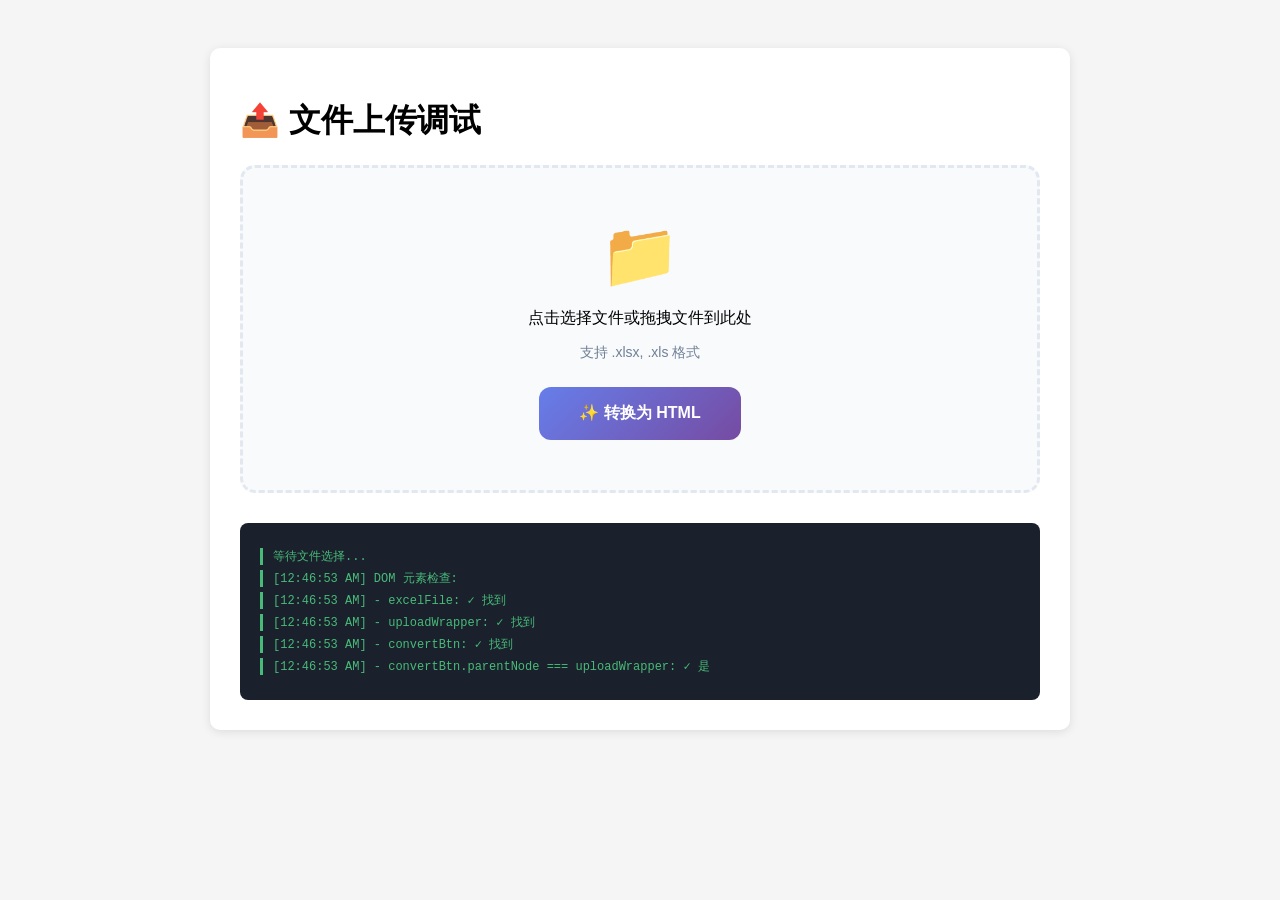
<file: debug_upload.html>
<!DOCTYPE html>
<html lang="zh-CN">
<head>
    <meta charset="UTF-8">
    <meta name="viewport" content="width=device-width, initial-scale=1.0">
    <title>文件上传调试</title>
    <style>
        body {
            font-family: 'Segoe UI', Tahoma, Geneva, Verdana, sans-serif;
            padding: 40px;
            background: #f5f5f5;
        }
        .container {
            max-width: 800px;
            margin: 0 auto;
            background: white;
            padding: 30px;
            border-radius: 10px;
            box-shadow: 0 2px 10px rgba(0,0,0,0.1);
        }
        .file-upload-wrapper {
            position: relative;
            border: 3px dashed #e2e8f0;
            border-radius: 15px;
            padding: 50px 30px;
            text-align: center;
            background: #f8fafc;
            margin-bottom: 25px;
        }
        .file-input-container {
            position: relative;
            width: 100%;
            height: 100%;
        }
        #excelFile {
            position: absolute;
            top: 0;
            left: 0;
            width: 100%;
            height: 100%;
            opacity: 0;
            cursor: pointer;
            z-index: 10;
        }
        .file-upload-label {
            display: flex;
            flex-direction: column;
            align-items: center;
            gap: 15px;
            pointer-events: none;
        }
        .upload-icon {
            font-size: 64px;
        }
        .convert-btn {
            margin-top: 25px;
            padding: 16px 40px;
            background: linear-gradient(135deg, #667eea 0%, #764ba2 100%);
            color: white;
            border: none;
            border-radius: 12px;
            cursor: pointer;
            font-size: 16px;
            font-weight: 600;
        }
        /* 文件上传成功提示信息 */
        .file-success-message {
            background: linear-gradient(135deg, #43e97b 0%, #38f9d7 100%);
            border-radius: 12px;
            padding: 18px 25px;
            margin-top: 20px;
            box-shadow: 0 4px 15px rgba(67, 233, 123, 0.3);
            animation: slideDown 0.4s ease-out;
            border: 2px solid rgba(255, 255, 255, 0.3);
            text-align: left;
        }
        .file-info-content {
            display: flex;
            align-items: center;
            gap: 15px;
        }
        .file-icon {
            font-size: 36px;
        }
        .file-details {
            flex: 1;
        }
        .file-name {
            font-weight: 700;
            color: #065f46;
            font-size: 16px;
            margin-bottom: 6px;
        }
        .file-meta {
            display: flex;
            gap: 20px;
            font-size: 13px;
            color: #047857;
        }
        @keyframes slideDown {
            from {
                opacity: 0;
                transform: translateY(-10px);
            }
            to {
                opacity: 1;
                transform: translateY(0);
            }
        }
        #debugLog {
            margin-top: 30px;
            background: #1a202c;
            color: #48bb78;
            padding: 20px;
            border-radius: 8px;
            font-family: 'Courier New', monospace;
            font-size: 12px;
            max-height: 400px;
            overflow-y: auto;
        }
        .log-entry {
            margin: 5px 0;
            border-left: 3px solid #48bb78;
            padding-left: 10px;
        }
        .log-error {
            border-left-color: #f56565;
            color: #f56565;
        }
    </style>
</head>
<body>
    <div class="container">
        <h1>📤 文件上传调试</h1>
        
        <div class="file-upload-wrapper" id="uploadWrapper">
            <div class="file-input-container">
                <input type="file" id="excelFile" accept=".xlsx,.xls">
                <label for="excelFile" class="file-upload-label">
                    <div class="upload-icon">📁</div>
                    <div>点击选择文件或拖拽文件到此处</div>
                    <div style="font-size: 14px; color: #718096;">支持 .xlsx, .xls 格式</div>
                </label>
            </div>
            <button id="convertBtn" class="convert-btn">
                ✨ 转换为 HTML
            </button>
        </div>

        <div id="debugLog">
            <div class="log-entry">等待文件选择...</div>
        </div>
    </div>

    <script>
        function log(message, isError = false) {
            const logDiv = document.getElementById('debugLog');
            const entry = document.createElement('div');
            entry.className = 'log-entry' + (isError ? ' log-error' : '');
            entry.textContent = `[${new Date().toLocaleTimeString()}] ${message}`;
            logDiv.appendChild(entry);
            logDiv.scrollTop = logDiv.scrollHeight;
            console.log(message);
        }

        const excelFile = document.getElementById('excelFile');
        const uploadWrapper = document.getElementById('uploadWrapper');
        const convertBtn = document.getElementById('convertBtn');

        log('DOM 元素检查:');
        log('  - excelFile: ' + (excelFile ? '✓ 找到' : '✗ 未找到'));
        log('  - uploadWrapper: ' + (uploadWrapper ? '✓ 找到' : '✗ 未找到'));
        log('  - convertBtn: ' + (convertBtn ? '✓ 找到' : '✗ 未找到'));
        log('  - convertBtn.parentNode === uploadWrapper: ' + (convertBtn && convertBtn.parentNode === uploadWrapper ? '✓ 是' : '✗ 否'));

        function formatFileSize(bytes) {
            if (bytes === 0) return '0 B';
            const k = 1024;
            const sizes = ['B', 'KB', 'MB', 'GB'];
            const i = Math.floor(Math.log(bytes) / Math.log(k));
            return Math.round(bytes / Math.pow(k, i) * 100) / 100 + ' ' + sizes[i];
        }

        function showFileSuccess(file) {
            log('');
            log('=== showFileSuccess 被调用 ===');
            log('文件名：' + file.name);
            log('文件大小：' + formatFileSize(file.size));
            log('文件类型：' + (file.type || 'Excel 文件'));
            
            // 移除旧消息
            const existingMessage = document.querySelector('.file-success-message');
            if (existingMessage) {
                log('移除旧的消息');
                existingMessage.remove();
            }

            // 创建新消息
            const fileInfo = document.createElement('div');
            fileInfo.className = 'file-success-message';
            fileInfo.innerHTML = `
                <div class="file-info-content">
                    <div class="file-icon">✅</div>
                    <div class="file-details">
                        <div class="file-name">${file.name}</div>
                        <div class="file-meta">
                            <span>大小：${formatFileSize(file.size)}</span>
                            <span>类型：${file.type || 'Excel 文件'}</span>
                            <span>时间：${new Date().toLocaleTimeString('zh-CN')}</span>
                        </div>
                    </div>
                </div>
            `;

            log('创建的文件信息元素：', fileInfo);
            log('uploadWrapper: ', uploadWrapper);
            log('convertBtn: ', convertBtn);
            
            // 插入到 DOM
            if (convertBtn && convertBtn.parentNode === uploadWrapper) {
                log('执行：uploadWrapper.insertBefore(fileInfo, convertBtn)');
                uploadWrapper.insertBefore(fileInfo, convertBtn);
                log('✓ 消息插入到 convertBtn 之前');
            } else if (uploadWrapper) {
                log('执行：uploadWrapper.appendChild(fileInfo)');
                uploadWrapper.appendChild(fileInfo);
                log('✓ 消息追加到 uploadWrapper 末尾');
            } else {
                log('✗ 错误：找不到 upload-wrapper 元素', true);
            }
            
            log('✓ 消息插入完成');
            log('DOM 当前子元素数量：' + uploadWrapper.children.length);
            for (let i = 0; i < uploadWrapper.children.length; i++) {
                log('  [' + i + '] ' + uploadWrapper.children[i].tagName + '.' + uploadWrapper.children[i].className);
            }
        }

        // 绑定事件
        excelFile.addEventListener('change', function() {
            log('');
            log('=================================');
            log('excelFile.change 事件触发');
            log('文件数量：' + excelFile.files.length);
            
            if (excelFile.files.length > 0) {
                const file = excelFile.files[0];
                log('文件 1: ' + file.name);
                log('扩展名检查：' + (file.name.match(/\.(xlsx|xls)$/) ? '✓ 通过' : '✗ 失败'));
                
                if (file.name.match(/\.(xlsx|xls)$/)) {
                    log('文件验证通过，调用 showFileSuccess');
                    showFileSuccess(file);
                } else {
                    log('文件验证失败：不是 Excel 文件', true);
                    alert('请上传 Excel 文件（.xlsx 或 .xls 格式）');
                }
            } else {
                log('没有选择文件');
            }
        });

        convertBtn.addEventListener('click', function() {
            log('');
            log('convertBtn 被点击');
            if (!excelFile.files.length) {
                log('✗ 没有选择文件', true);
                alert('请选择一个 Excel 文件');
            } else {
                log('✓ 文件已选择：' + excelFile.files[0].name);
            }
        });
    </script>
</body>
</html>
</file>
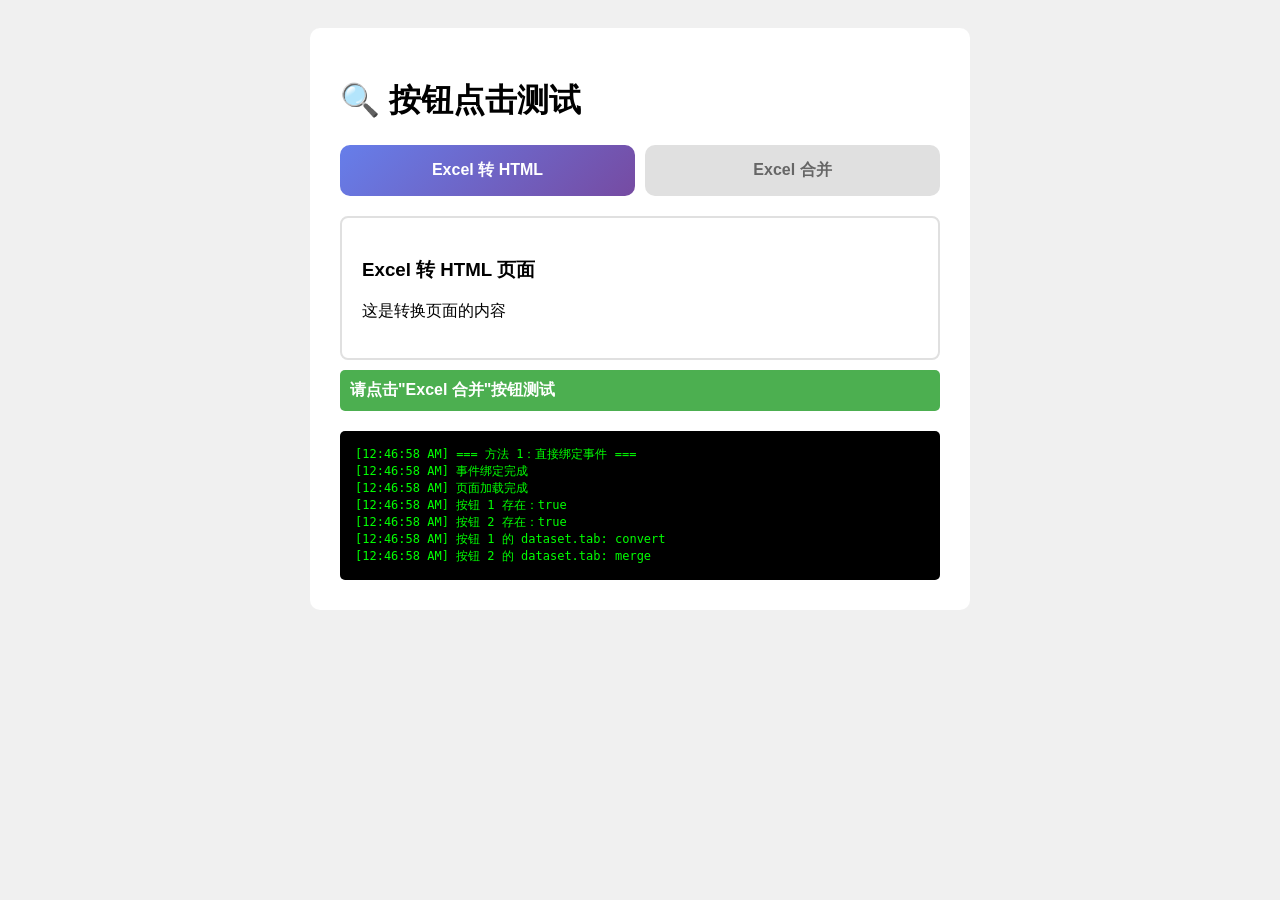
<file: simple_button_test.html>
<!DOCTYPE html>
<html lang="zh-CN">
<head>
    <meta charset="UTF-8">
    <meta name="viewport" content="width=device-width, initial-scale=1.0">
    <title>按钮点击测试 - 最简版本</title>
    <style>
        body { font-family: Arial; padding: 20px; background: #f0f0f0; }
        .container { background: white; padding: 30px; border-radius: 10px; max-width: 600px; margin: 0 auto; }
        .tabs-container { display: flex; gap: 10px; margin-bottom: 20px; }
        .tab-btn {
            flex: 1;
            padding: 15px 25px;
            border: none;
            background: #e0e0e0;
            border-radius: 10px;
            cursor: pointer;
            font-size: 16px;
            font-weight: 600;
            color: #666;
            transition: all 0.3s ease;
        }
        .tab-btn:hover { background: rgba(102, 126, 234, 0.1); color: #667eea; }
        .tab-btn.active { background: linear-gradient(135deg, #667eea 0%, #764ba2 100%); color: white; }
        .tab-content { display: none; padding: 20px; border: 2px solid #e0e0e0; border-radius: 8px; }
        .tab-content.active { display: block; }
        #log { background: #000; color: #0f0; padding: 15px; border-radius: 5px; margin-top: 20px; font-family: monospace; font-size: 12px; max-height: 300px; overflow-y: auto; }
        .status { padding: 10px; margin: 10px 0; border-radius: 5px; font-weight: bold; }
        .status.success { background: #4caf50; color: white; }
        .status.error { background: #f44336; color: white; }
    </style>
</head>
<body>
    <div class="container">
        <h1>🔍 按钮点击测试</h1>
        
        <div class="tabs-container">
            <button class="tab-btn active" data-tab="convert" id="btn1">
                Excel 转 HTML
            </button>
            <button class="tab-btn" data-tab="merge" id="btn2">
                Excel 合并
            </button>
        </div>
        
        <div id="convert-tab" class="tab-content active">
            <h3>Excel 转 HTML 页面</h3>
            <p>这是转换页面的内容</p>
        </div>
        
        <div id="merge-tab" class="tab-content">
            <h3>Excel 合并页面</h3>
            <p>这是合并页面的内容</p>
        </div>
        
        <div id="status"></div>
        <div id="log"></div>
    </div>
    
    <script>
        const log = function(msg) {
            const logDiv = document.getElementById('log');
            const entry = document.createElement('div');
            entry.textContent = `[${new Date().toLocaleTimeString()}] ${msg}`;
            logDiv.appendChild(entry);
            logDiv.scrollTop = logDiv.scrollHeight;
            console.log(msg);
        };
        
        const showStatus = function(msg, type) {
            const statusDiv = document.getElementById('status');
            statusDiv.innerHTML = `<div class="status ${type}">${msg}</div>`;
        };
        
        // 方法 1：直接绑定事件
        log('=== 方法 1：直接绑定事件 ===');
        const btn1 = document.getElementById('btn1');
        const btn2 = document.getElementById('btn2');
        
        btn1.addEventListener('click', function(e) {
            log('按钮 1 被点击！');
            log(`  event.target: ${e.target.tagName}`);
            log(`  this.dataset.tab: ${this.dataset.tab}`);
            switchTab(this.dataset.tab);
        });
        
        btn2.addEventListener('click', function(e) {
            log('按钮 2 被点击！');
            log(`  event.target: ${e.target.tagName}`);
            log(`  this.dataset.tab: ${this.dataset.tab}`);
            switchTab(this.dataset.tab);
        });
        
        log('事件绑定完成');
        
        // 切换标签函数
        function switchTab(tabId) {
            log(`>>> switchTab 被调用：${tabId}`);
            
            // 移除所有 active
            document.querySelectorAll('.tab-btn').forEach(btn => {
                btn.classList.remove('active');
            });
            document.querySelectorAll('.tab-content').forEach(content => {
                content.classList.remove('active');
            });
            
            // 添加 active
            const targetBtn = document.querySelector(`[data-tab="${tabId}"]`);
            const targetContent = document.getElementById(`${tabId}-tab`);
            
            log(`目标按钮：${targetBtn ? '找到' : '未找到'}`);
            log(`目标内容：${targetContent ? '找到' : '未找到'}`);
            
            if (targetBtn) {
                targetBtn.classList.add('active');
                log('已激活目标按钮');
            }
            
            if (targetContent) {
                targetContent.classList.add('active');
                log('已激活目标内容');
                
                // 验证显示状态
                const display = window.getComputedStyle(targetContent).display;
                log(`内容显示状态：${display}`);
                
                if (display === 'block') {
                    showStatus(`✅ 标签切换成功！当前显示：${tabId}`, 'success');
                } else {
                    showStatus(`❌ 标签切换失败！内容不可见 (display: ${display})`, 'error');
                }
            }
        }
        
        // 页面加载完成
        window.addEventListener('DOMContentLoaded', function() {
            log('页面加载完成');
            log(`按钮 1 存在：${!!btn1}`);
            log(`按钮 2 存在：${!!btn2}`);
            log(`按钮 1 的 dataset.tab: ${btn1.dataset.tab}`);
            log(`按钮 2 的 dataset.tab: ${btn2.dataset.tab}`);
            showStatus('请点击"Excel 合并"按钮测试', 'success');
        });
    </script>
</body>
</html>
</file>
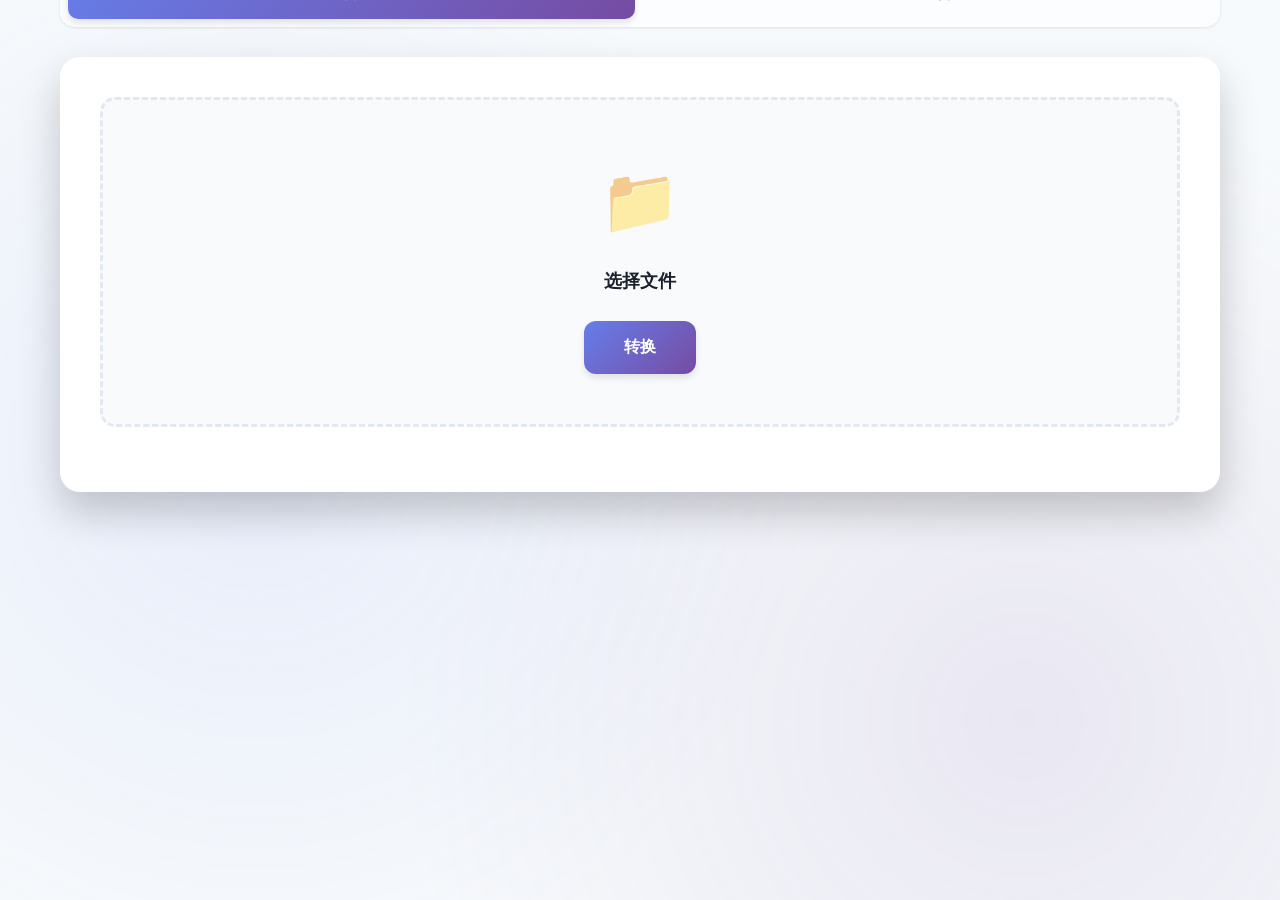
<file: simple_test.html>
<!DOCTYPE html>
<html lang="zh-CN">
<head>
    <meta charset="UTF-8">
    <meta name="viewport" content="width=device-width, initial-scale=1.0">
    <title>Debug Test</title>
    <link rel="stylesheet" href="style.css">
</head>
<body>
    <div class="container">
        <div class="tabs-container">
            <button class="tab-btn active" data-tab="convert">Excel 转 HTML</button>
            <button class="tab-btn" data-tab="merge">Excel 合并</button>
        </div>

        <div id="convert-tab" class="tab-content active">
            <div class="upload-section">
                <div class="file-upload-wrapper">
                    <div class="file-input-container">
                        <input type="file" id="excelFile" accept=".xlsx,.xls">
                        <label for="excelFile" class="file-upload-label">
                            <div class="upload-icon">📁</div>
                            <div class="upload-text">
                                <div class="upload-title">选择文件</div>
                            </div>
                        </label>
                    </div>
                    <button id="convertBtn" class="convert-btn">转换</button>
                </div>
            </div>
        </div>

        <div id="merge-tab" class="tab-content">
            <div class="merge-section">
                <h2>合并页面</h2>
            </div>
        </div>
    </div>

    <script>
        console.log('=== Script loaded ===');
        
        // Test 1: Check if DOM is ready
        document.addEventListener('DOMContentLoaded', function() {
            console.log('=== DOMContentLoaded ===');
            
            const excelFile = document.getElementById('excelFile');
            const convertBtn = document.getElementById('convertBtn');
            const fileInputContainer = document.querySelector('.file-input-container');
            
            console.log('excelFile:', excelFile ? 'found' : 'NOT FOUND');
            console.log('convertBtn:', convertBtn ? 'found' : 'NOT FOUND');
            console.log('fileInputContainer:', fileInputContainer ? 'found' : 'NOT FOUND');
            
            // Test file input change
            excelFile.addEventListener('change', function(e) {
                console.log('=== File Change Event ===');
                console.log('Files:', this.files.length);
                
                if (this.files.length > 0) {
                    const file = this.files[0];
                    console.log('File name:', file.name);
                    
                    // Show success message
                    const existing = document.querySelector('.file-success-message');
                    if (existing) existing.remove();
                    
                    const fileInfo = document.createElement('div');
                    fileInfo.className = 'file-success-message';
                    fileInfo.innerHTML = `
                        <div class="file-info-content">
                            <div class="file-icon">✅</div>
                            <div class="file-details">
                                <div class="file-name">${file.name}</div>
                                <div class="file-meta">
                                    <span>大小：${(file.size/1024).toFixed(2)} KB</span>
                                </div>
                            </div>
                        </div>
                    `;
                    
                    console.log('Inserting message...');
                    console.log('fileInputContainer.parentNode:', fileInputContainer.parentNode);
                    console.log('fileInputContainer.nextSibling:', fileInputContainer.nextSibling);
                    
                    fileInputContainer.parentNode.insertBefore(fileInfo, fileInputContainer.nextSibling);
                    console.log('Message inserted!');
                }
            });
            
            // Test tab switching
            const tabButtons = document.querySelectorAll('.tab-btn');
            console.log('Tab buttons found:', tabButtons.length);
            
            tabButtons.forEach(function(btn) {
                console.log('Binding tab button:', btn.dataset.tab);
                btn.addEventListener('click', function() {
                    console.log('=== Tab Clicked ===');
                    console.log('Tab ID:', this.dataset.tab);
                    
                    const tabId = this.dataset.tab;
                    document.querySelectorAll('.tab-btn').forEach(b => b.classList.remove('active'));
                    document.querySelectorAll('.tab-content').forEach(c => c.classList.remove('active'));
                    this.classList.add('active');
                    document.getElementById(tabId + '-tab').classList.add('active');
                    
                    console.log('Tab switched successfully!');
                });
            });
            
            console.log('=== All bindings complete ===');
        });
    </script>
</body>
</html>
</file>
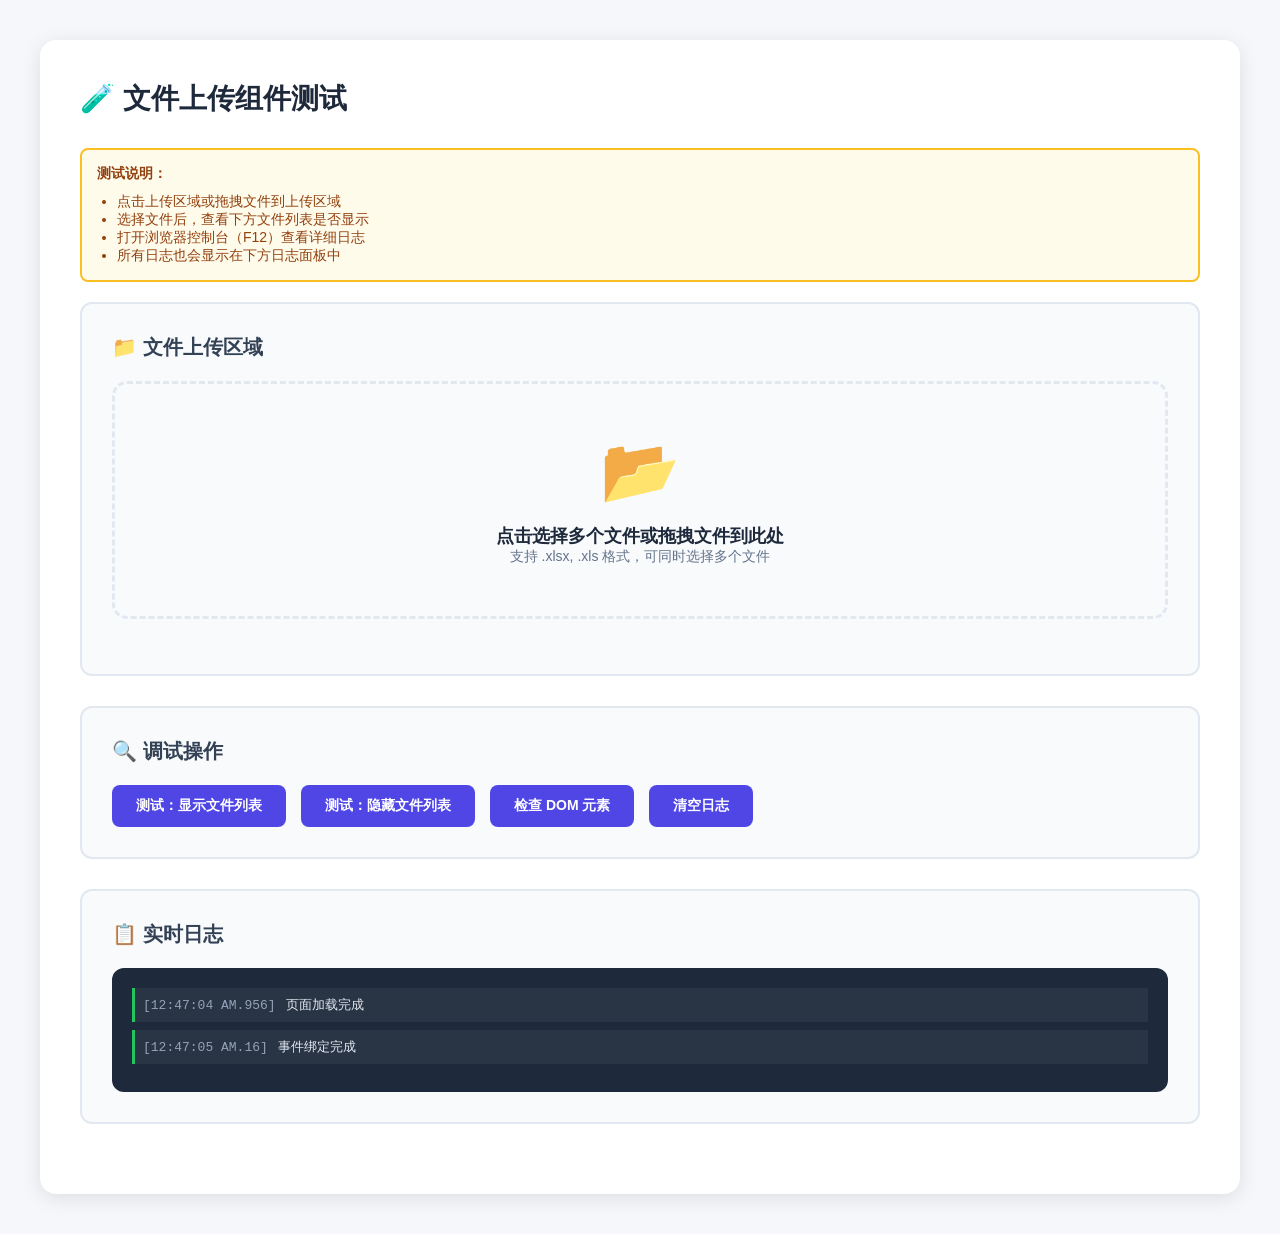
<file: test_merge_upload.html>
<!DOCTYPE html>
<html lang="zh-CN">
<head>
    <meta charset="UTF-8">
    <meta name="viewport" content="width=device-width, initial-scale=1.0">
    <title>测试文件上传组件</title>
    <style>
        * {
            margin: 0;
            padding: 0;
            box-sizing: border-box;
        }

        body {
            font-family: 'Microsoft YaHei', sans-serif;
            background: #f5f7fa;
            padding: 40px 20px;
        }

        .container {
            max-width: 1200px;
            margin: 0 auto;
            background: white;
            border-radius: 16px;
            padding: 40px;
            box-shadow: 0 4px 20px rgba(0,0,0,0.1);
        }

        h1 {
            color: #1e293b;
            margin-bottom: 30px;
            font-size: 28px;
        }

        .test-section {
            background: #f8fafc;
            border-radius: 12px;
            padding: 30px;
            margin-bottom: 30px;
            border: 2px solid #e2e8f0;
        }

        .test-section h2 {
            color: #334155;
            margin-bottom: 20px;
            font-size: 20px;
        }

        .merge-upload-wrapper {
            position: relative;
            border: 3px dashed #e2e8f0;
            border-radius: 15px;
            padding: 50px 30px;
            text-align: center;
            transition: all 0.3s ease;
            background: #f8fafc;
            margin-bottom: 25px;
        }

        .merge-upload-wrapper:hover {
            border-color: #4f46e5;
            background: #f0f4ff;
        }

        .merge-upload-wrapper.dragover {
            border-color: #4f46e5;
            background: #e8eeff;
            transform: scale(1.02);
            border-style: solid;
        }

        .merge-input-container {
            position: relative;
            width: 100%;
            height: 100%;
        }

        #mergeFiles {
            position: absolute;
            top: 0;
            left: 0;
            width: 100%;
            height: 100%;
            opacity: 0;
            cursor: pointer;
            z-index: 10;
        }

        .merge-upload-label {
            display: flex;
            flex-direction: column;
            align-items: center;
            gap: 15px;
            pointer-events: none;
        }

        .upload-icon {
            font-size: 64px;
        }

        .upload-title {
            font-size: 18px;
            font-weight: 600;
            color: #1e293b;
        }

        .upload-subtitle {
            font-size: 14px;
            color: #64748b;
        }

        .merge-file-list {
            background: #f8fafc;
            border-radius: 15px;
            padding: 20px;
            border: 2px solid #e2e8f0;
            margin-top: 20px;
        }

        .file-list-header {
            display: flex;
            justify-content: space-between;
            align-items: center;
            margin-bottom: 15px;
            padding-bottom: 15px;
            border-bottom: 2px solid #e2e8f0;
        }

        .file-list-title {
            font-weight: 600;
            color: #1e293b;
            font-size: 16px;
        }

        .file-item {
            display: flex;
            align-items: center;
            padding: 15px;
            background: white;
            border-radius: 8px;
            margin-bottom: 10px;
            border: 1px solid #e2e8f0;
            transition: all 0.3s ease;
        }

        .file-item:hover {
            border-color: #4f46e5;
            box-shadow: 0 2px 8px rgba(79, 70, 229, 0.1);
        }

        .file-item-icon {
            font-size: 24px;
            margin-right: 15px;
        }

        .file-item-details {
            flex: 1;
        }

        .file-item-name {
            font-weight: 600;
            color: #1e293b;
            margin-bottom: 5px;
        }

        .file-item-meta {
            font-size: 13px;
            color: #64748b;
        }

        .file-item-status {
            padding: 6px 12px;
            border-radius: 6px;
            font-size: 13px;
            font-weight: 500;
            margin-left: 15px;
        }

        .file-item-status.processing {
            background: #fef3c7;
            color: #92400e;
        }

        .file-item-status.success {
            background: #dcfce7;
            color: #166534;
        }

        .file-item-remove {
            padding: 8px 16px;
            background: #fee2e2;
            color: #dc2626;
            border: none;
            border-radius: 6px;
            cursor: pointer;
            font-size: 13px;
            font-weight: 500;
            margin-left: 15px;
            transition: all 0.3s ease;
        }

        .file-item-remove:hover {
            background: #fecaca;
        }

        .log-panel {
            background: #1e293b;
            color: #e2e8f0;
            border-radius: 12px;
            padding: 20px;
            font-family: 'Courier New', monospace;
            font-size: 13px;
            max-height: 400px;
            overflow-y: auto;
        }

        .log-entry {
            margin-bottom: 8px;
            padding: 8px;
            border-left: 3px solid #4f46e5;
            background: rgba(255,255,255,0.05);
        }

        .log-entry.info {
            border-left-color: #3b82f6;
        }

        .log-entry.success {
            border-left-color: #22c55e;
        }

        .log-entry.error {
            border-left-color: #ef4444;
        }

        .log-time {
            color: #94a3b8;
            margin-right: 10px;
        }

        .test-buttons {
            display: flex;
            gap: 15px;
            margin-top: 20px;
        }

        .test-btn {
            padding: 12px 24px;
            background: #4f46e5;
            color: white;
            border: none;
            border-radius: 8px;
            cursor: pointer;
            font-size: 14px;
            font-weight: 600;
            transition: all 0.3s ease;
        }

        .test-btn:hover {
            background: #4338ca;
            transform: translateY(-2px);
            box-shadow: 0 4px 12px rgba(79, 70, 229, 0.3);
        }

        .debug-info {
            background: #fffbeb;
            border: 2px solid #fbbf24;
            border-radius: 8px;
            padding: 15px;
            margin-bottom: 20px;
            font-size: 14px;
            color: #92400e;
        }
    </style>
</head>
<body>
    <div class="container">
        <h1>🧪 文件上传组件测试</h1>
        
        <div class="debug-info">
            <strong>测试说明：</strong>
            <ul style="margin-top: 10px; padding-left: 20px;">
                <li>点击上传区域或拖拽文件到上传区域</li>
                <li>选择文件后，查看下方文件列表是否显示</li>
                <li>打开浏览器控制台（F12）查看详细日志</li>
                <li>所有日志也会显示在下方日志面板中</li>
            </ul>
        </div>

        <div class="test-section">
            <h2>📁 文件上传区域</h2>
            <div class="merge-upload-wrapper" id="mergeDropZone">
                <div class="merge-input-container">
                    <input type="file" id="mergeFiles" accept=".xlsx,.xls" multiple>
                    <label for="mergeFiles" class="merge-upload-label">
                        <div class="upload-icon">📂</div>
                        <div class="upload-text">
                            <div class="upload-title">点击选择多个文件或拖拽文件到此处</div>
                            <div class="upload-subtitle">支持 .xlsx, .xls 格式，可同时选择多个文件</div>
                        </div>
                    </label>
                </div>
            </div>
            
            <div id="mergeFileList" class="merge-file-list" style="display: none;">
                <div class="file-list-header">
                    <span class="file-list-title">已选择的文件 (<span id="fileCount">0</span>个)</span>
                    <button id="clearAllFiles" class="test-btn" style="padding: 8px 16px; font-size: 13px;">清空全部</button>
                </div>
                <div id="fileListContent" class="file-list-content"></div>
            </div>
        </div>

        <div class="test-section">
            <h2>🔍 调试操作</h2>
            <div class="test-buttons">
                <button class="test-btn" onclick="testShowList()">测试：显示文件列表</button>
                <button class="test-btn" onclick="testHideList()">测试：隐藏文件列表</button>
                <button class="test-btn" onclick="checkElements()">检查 DOM 元素</button>
                <button class="test-btn" onclick="clearLogs()">清空日志</button>
            </div>
        </div>

        <div class="test-section">
            <h2>📋 实时日志</h2>
            <div id="logPanel" class="log-panel"></div>
        </div>
    </div>

    <script>
        // 日志工具
        const Logger = {
            panel: document.getElementById('logPanel'),
            
            add: function(message, type = 'info') {
                const now = new Date();
                const time = now.toLocaleTimeString() + '.' + now.getMilliseconds();
                
                const entry = document.createElement('div');
                entry.className = `log-entry ${type}`;
                entry.innerHTML = `<span class="log-time">[${time}]</span>${message}`;
                
                this.panel.appendChild(entry);
                this.panel.scrollTop = this.panel.scrollHeight;
                
                console.log(`[TEST] ${message}`);
            },
            
            clear: function() {
                this.panel.innerHTML = '';
            }
        };

        // 文件管理
        const files = [];
        
        // 初始化
        document.addEventListener('DOMContentLoaded', function() {
            Logger.add('页面加载完成', 'success');
            
            const mergeDropZone = document.getElementById('mergeDropZone');
            const mergeFiles = document.getElementById('mergeFiles');
            
            // 拖拽事件
            mergeDropZone.addEventListener('dragenter', function(e) {
                this.classList.add('dragover');
                Logger.add('拖拽进入', 'info');
            });
            
            mergeDropZone.addEventListener('dragover', function(e) {
                e.preventDefault();
                this.classList.add('dragover');
            });
            
            mergeDropZone.addEventListener('dragleave', function(e) {
                this.classList.remove('dragover');
                Logger.add('拖拽离开', 'info');
            });
            
            mergeDropZone.addEventListener('drop', function(e) {
                e.preventDefault();
                this.classList.remove('dragover');
                const droppedFiles = Array.from(e.dataTransfer.files).filter(f => 
                    f.name.match(/\.(xlsx|xls)$/i)
                );
                Logger.add(`拖拽上传：${droppedFiles.length} 个文件`, 'info');
                if (droppedFiles.length > 0) {
                    addFiles(droppedFiles);
                } else {
                    Logger.add('文件格式错误，仅支持 .xlsx 或 .xls', 'error');
                }
            });
            
            // 文件选择事件
            mergeFiles.addEventListener('change', function() {
                Logger.add('====== 文件选择事件触发 ======', 'info');
                Logger.add(`input.files.length: ${this.files.length}`, 'info');
                
                const selectedFiles = Array.from(this.files);
                Logger.add(`转换为数组：${selectedFiles.length} 个文件`, 'info');
                
                selectedFiles.forEach((f, i) => {
                    Logger.add(`  [${i}] ${f.name} (${(f.size/1024).toFixed(2)} KB)`, 'info');
                });
                
                if (selectedFiles.length > 0) {
                    Logger.add('调用 addFiles 函数', 'info');
                    addFiles(selectedFiles);
                } else {
                    Logger.add('没有选择任何文件', 'error');
                }
            });
            
            // 清空文件
            document.getElementById('clearAllFiles').addEventListener('click', function() {
                Logger.add('清空所有文件', 'info');
                files.length = 0;
                renderFileList();
            });
            
            Logger.add('事件绑定完成', 'success');
        });
        
        // 添加文件
        function addFiles(newFiles) {
            Logger.add(`[addFiles] 开始添加 ${newFiles.length} 个文件`, 'info');
            
            let hasNewFiles = false;
            newFiles.forEach(file => {
                const exists = files.some(f => f.name === file.name && f.size === file.size);
                if (!exists) {
                    files.push(file);
                    Logger.add(`  ✓ 添加：${file.name}`, 'success');
                    hasNewFiles = true;
                } else {
                    Logger.add(`  ⊘ 跳过（重复）：${file.name}`, 'info');
                }
            });
            
            Logger.add(`[addFiles] 当前总文件数：${files.length}`, 'info');
            
            if (hasNewFiles) {
                Logger.add('[addFiles] 调用 renderFileList', 'info');
                renderFileList();
                Logger.add('[addFiles] 渲染完成', 'success');
            }
        }
        
        // 渲染文件列表
        function renderFileList() {
            Logger.add(`[renderFileList] 开始渲染，文件数：${files.length}`, 'info');
            
            const fileList = document.getElementById('mergeFileList');
            const fileListContent = document.getElementById('fileListContent');
            const fileCount = document.getElementById('fileCount');
            
            Logger.add(`[renderFileList] 文件列表元素：${fileList ? '存在' : '不存在'}`, 'info');
            
            if (files.length === 0) {
                Logger.add('[renderFileList] 文件列表为空，隐藏', 'info');
                fileList.style.display = 'none';
                return;
            }
            
            Logger.add('[renderFileList] 显示文件列表 (display: block)', 'info');
            fileList.style.display = 'block';
            fileCount.textContent = files.length;
            
            const html = files.map((file, index) => {
                return `
                    <div class="file-item" data-index="${index}">
                        <div class="file-item-icon">📄</div>
                        <div class="file-item-details">
                            <div class="file-item-name">${escapeHtml(file.name)}</div>
                            <div class="file-item-meta">
                                <span>大小：${formatFileSize(file.size)}</span>
                                <span>修改：${formatDate(file.lastModified)}</span>
                            </div>
                        </div>
                        <span class="file-item-status processing">待验证</span>
                        <button class="file-item-remove" onclick="removeFile(${index})">移除</button>
                    </div>
                `;
            }).join('');
            
            Logger.add('[renderFileList] 生成 HTML 内容', 'info');
            fileListContent.innerHTML = html;
            Logger.add('[renderFileList] 渲染完成', 'success');
        }
        
        // 移除文件
        function removeFile(index) {
            Logger.add(`移除文件 [${index}]: ${files[index].name}`, 'info');
            files.splice(index, 1);
            renderFileList();
        }
        
        // 工具函数
        function formatFileSize(bytes) {
            if (bytes < 1024) return bytes + ' B';
            if (bytes < 1024 * 1024) return (bytes / 1024).toFixed(2) + ' KB';
            return (bytes / (1024 * 1024)).toFixed(2) + ' MB';
        }
        
        function formatDate(timestamp) {
            return new Date(timestamp).toLocaleString('zh-CN');
        }
        
        function escapeHtml(text) {
            const div = document.createElement('div');
            div.textContent = text;
            return div.innerHTML;
        }
        
        // 测试函数
        function testShowList() {
            Logger.add('测试：显示文件列表', 'info');
            document.getElementById('mergeFileList').style.display = 'block';
        }
        
        function testHideList() {
            Logger.add('测试：隐藏文件列表', 'info');
            document.getElementById('mergeFileList').style.display = 'none';
        }
        
        function checkElements() {
            Logger.add('====== 检查 DOM 元素 ======', 'info');
            const elements = {
                'mergeDropZone': document.getElementById('mergeDropZone'),
                'mergeFiles': document.getElementById('mergeFiles'),
                'mergeFileList': document.getElementById('mergeFileList'),
                'fileListContent': document.getElementById('fileListContent'),
                'fileCount': document.getElementById('fileCount')
            };
            
            for (const [name, el] of Object.entries(elements)) {
                Logger.add(`${name}: ${el ? '✓ 存在' : '✗ 不存在'}`, el ? 'success' : 'error');
                if (el) {
                    Logger.add(`  - display: ${el.style.display || '(默认)'}`, 'info');
                    Logger.add(`  - className: ${el.className}`, 'info');
                }
            }
        }
        
        function clearLogs() {
            Logger.clear();
            Logger.add('日志已清空', 'success');
        }
    </script>
</body>
</html>
</file>
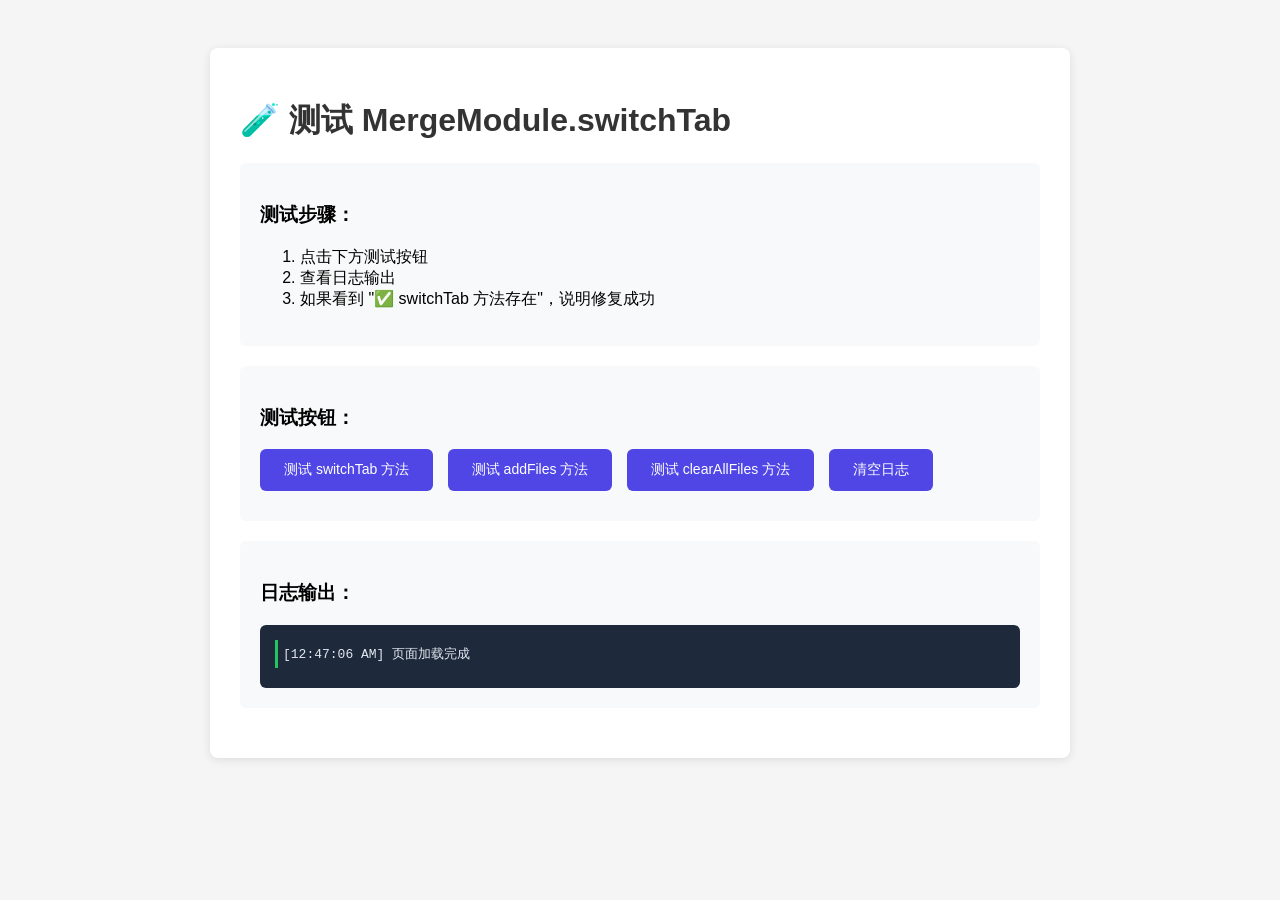
<file: test_switchTab.html>
<!DOCTYPE html>
<html lang="zh-CN">
<head>
    <meta charset="UTF-8">
    <meta name="viewport" content="width=device-width, initial-scale=1.0">
    <title>快速测试 - switchTab</title>
    <style>
        body {
            font-family: Arial, sans-serif;
            padding: 40px;
            background: #f5f5f5;
        }
        .container {
            background: white;
            padding: 30px;
            border-radius: 8px;
            max-width: 800px;
            margin: 0 auto;
            box-shadow: 0 2px 10px rgba(0,0,0,0.1);
        }
        h1 {
            color: #333;
            margin-bottom: 20px;
        }
        .test-section {
            background: #f8f9fa;
            padding: 20px;
            border-radius: 6px;
            margin-bottom: 20px;
        }
        button {
            background: #4f46e5;
            color: white;
            border: none;
            padding: 12px 24px;
            border-radius: 6px;
            cursor: pointer;
            font-size: 14px;
            margin-right: 10px;
            margin-bottom: 10px;
        }
        button:hover {
            background: #4338ca;
        }
        .log {
            background: #1e293b;
            color: #e2e8f0;
            padding: 15px;
            border-radius: 6px;
            font-family: 'Courier New', monospace;
            font-size: 13px;
            max-height: 300px;
            overflow-y: auto;
        }
        .log-entry {
            margin-bottom: 5px;
            padding: 5px;
            border-left: 3px solid #4f46e5;
        }
        .success { border-left-color: #22c55e; }
        .error { border-left-color: #ef4444; }
    </style>
</head>
<body>
    <div class="container">
        <h1>🧪 测试 MergeModule.switchTab</h1>
        
        <div class="test-section">
            <h3>测试步骤：</h3>
            <ol>
                <li>点击下方测试按钮</li>
                <li>查看日志输出</li>
                <li>如果看到 "✅ switchTab 方法存在"，说明修复成功</li>
            </ol>
        </div>
        
        <div class="test-section">
            <h3>测试按钮：</h3>
            <button onclick="testSwitchTab()">测试 switchTab 方法</button>
            <button onclick="testAddFiles()">测试 addFiles 方法</button>
            <button onclick="testClearAllFiles()">测试 clearAllFiles 方法</button>
            <button onclick="clearLogs()">清空日志</button>
        </div>
        
        <div class="test-section">
            <h3>日志输出：</h3>
            <div id="log" class="log"></div>
        </div>
    </div>

    <script>
        const logEl = document.getElementById('log');
        
        function addLog(message, type = 'info') {
            const now = new Date().toLocaleTimeString();
            const entry = document.createElement('div');
            entry.className = `log-entry ${type}`;
            entry.textContent = `[${now}] ${message}`;
            logEl.appendChild(entry);
            logEl.scrollTop = logEl.scrollHeight;
            console.log(message);
        }
        
        function clearLogs() {
            logEl.innerHTML = '';
            addLog('日志已清空', 'success');
        }
        
        function testSwitchTab() {
            addLog('====== 测试 switchTab 方法 ======', 'info');
            
            if (typeof window.MergeModule !== 'undefined') {
                addLog('✅ MergeModule 存在', 'success');
                
                if (typeof window.MergeModule.switchTab === 'function') {
                    addLog('✅ switchTab 方法存在', 'success');
                    
                    try {
                        addLog('调用 switchTab("convert")...');
                        window.MergeModule.switchTab('convert');
                        addLog('✅ switchTab 调用成功', 'success');
                    } catch (e) {
                        addLog('❌ switchTab 调用失败：' + e.message, 'error');
                    }
                } else {
                    addLog('❌ switchTab 方法不存在', 'error');
                }
            } else {
                addLog('❌ MergeModule 未定义', 'error');
            }
        }
        
        function testAddFiles() {
            addLog('====== 测试 addFiles 方法 ======', 'info');
            
            if (typeof window.MergeModule !== 'undefined') {
                if (typeof window.MergeModule.addFiles === 'function') {
                    addLog('✅ addFiles 方法存在', 'success');
                } else {
                    addLog('❌ addFiles 方法不存在', 'error');
                }
            } else {
                addLog('❌ MergeModule 未定义', 'error');
            }
        }
        
        function testClearAllFiles() {
            addLog('====== 测试 clearAllFiles 方法 ======', 'info');
            
            if (typeof window.MergeModule !== 'undefined') {
                if (typeof window.MergeModule.clearAllFiles === 'function') {
                    addLog('✅ clearAllFiles 方法存在', 'success');
                } else {
                    addLog('❌ clearAllFiles 方法不存在', 'error');
                }
            } else {
                addLog('❌ MergeModule 未定义', 'error');
            }
        }
        
        // 页面加载时自动测试
        window.addEventListener('DOMContentLoaded', function() {
            addLog('页面加载完成', 'success');
            
            setTimeout(function() {
                if (typeof window.MergeModule !== 'undefined') {
                    addLog('✅ MergeModule 已加载', 'success');
                    addLog('版本：' + (window.MergeModule.version || '未知'), 'info');
                } else {
                    addLog('⚠️ MergeModule 尚未加载，请稍后重试', 'error');
                }
            }, 1000);
        });
    </script>
    
    <!-- 加载主脚本 -->
    <script src="script.js"></script>
</body>
</html>
</file>
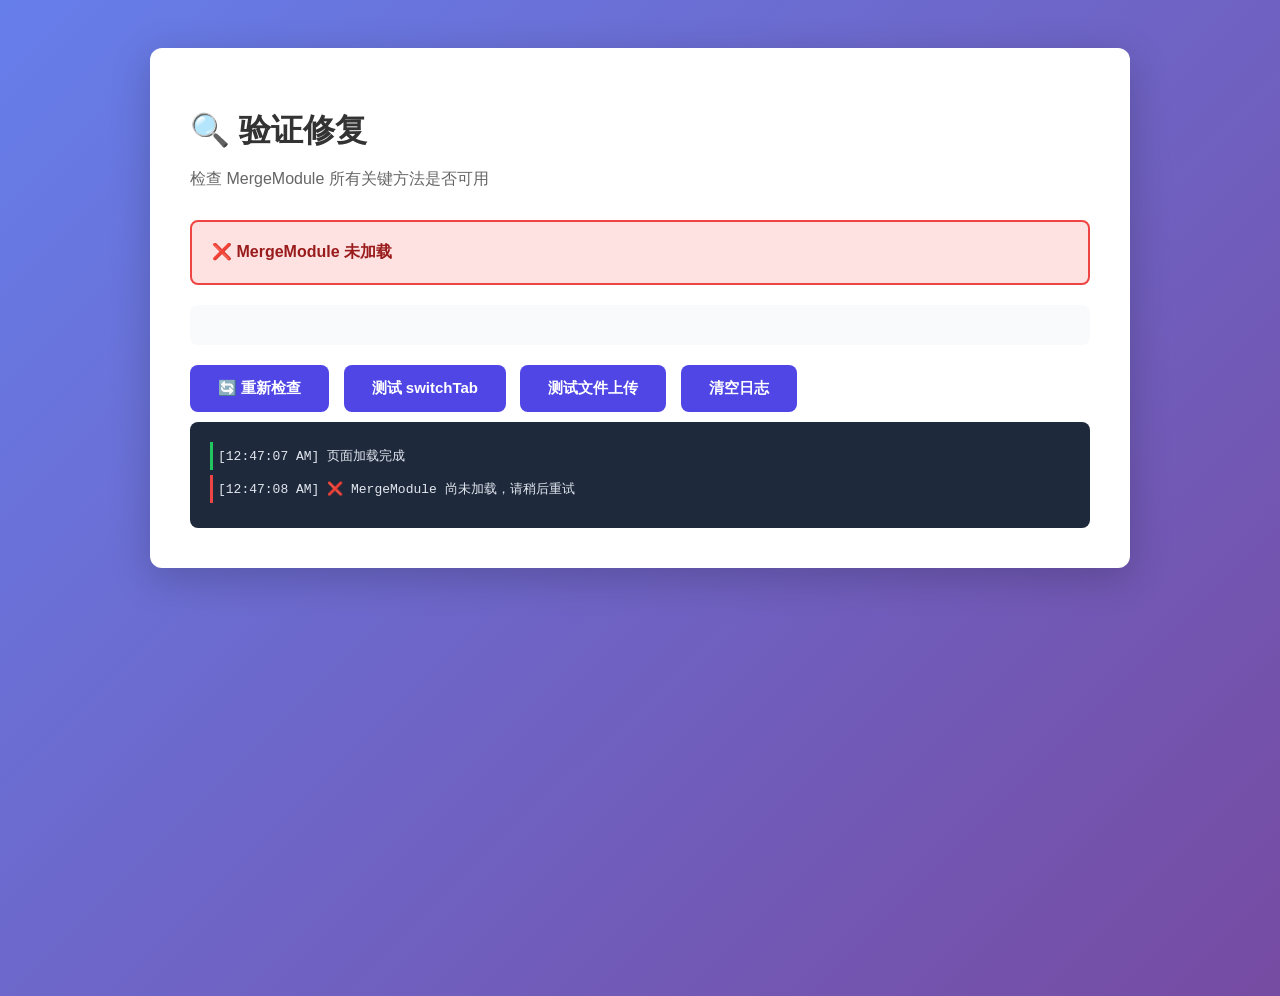
<file: verify_fix.html>
<!DOCTYPE html>
<html lang="zh-CN">
<head>
    <meta charset="UTF-8">
    <meta name="viewport" content="width=device-width, initial-scale=1.0">
    <title>验证修复</title>
    <style>
        body {
            font-family: Arial, sans-serif;
            padding: 40px;
            background: linear-gradient(135deg, #667eea 0%, #764ba2 100%);
            min-height: 100vh;
        }
        .container {
            background: white;
            padding: 40px;
            border-radius: 12px;
            max-width: 900px;
            margin: 0 auto;
            box-shadow: 0 10px 40px rgba(0,0,0,0.2);
        }
        h1 {
            color: #333;
            margin-bottom: 10px;
        }
        .subtitle {
            color: #666;
            margin-bottom: 30px;
        }
        .status {
            padding: 20px;
            border-radius: 8px;
            margin-bottom: 20px;
            font-size: 16px;
            font-weight: 600;
        }
        .status.success {
            background: #dcfce7;
            color: #166534;
            border: 2px solid #22c55e;
        }
        .status.error {
            background: #fee2e2;
            color: #991b1b;
            border: 2px solid #ef4444;
        }
        .status.warning {
            background: #fef3c7;
            color: #92400e;
            border: 2px solid #f59e0b;
        }
        .check-list {
            background: #f8fafc;
            border-radius: 8px;
            padding: 20px;
            margin-bottom: 20px;
        }
        .check-item {
            display: flex;
            align-items: center;
            padding: 12px;
            margin-bottom: 10px;
            background: white;
            border-radius: 6px;
            border: 1px solid #e2e8f0;
        }
        .check-icon {
            font-size: 24px;
            margin-right: 15px;
            width: 30px;
            text-align: center;
        }
        .check-text {
            flex: 1;
            font-family: 'Courier New', monospace;
            font-size: 14px;
        }
        .check-status {
            padding: 4px 12px;
            border-radius: 4px;
            font-size: 12px;
            font-weight: 600;
        }
        .check-status.success {
            background: #dcfce7;
            color: #166534;
        }
        .check-status.error {
            background: #fee2e2;
            color: #991b1b;
        }
        button {
            background: #4f46e5;
            color: white;
            border: none;
            padding: 14px 28px;
            border-radius: 8px;
            cursor: pointer;
            font-size: 15px;
            font-weight: 600;
            margin-right: 10px;
            margin-bottom: 10px;
            transition: all 0.3s;
        }
        button:hover {
            background: #4338ca;
            transform: translateY(-2px);
            box-shadow: 0 4px 12px rgba(79, 70, 229, 0.3);
        }
        button:disabled {
            background: #94a3b8;
            cursor: not-allowed;
            transform: none;
        }
        .log {
            background: #1e293b;
            color: #e2e8f0;
            padding: 20px;
            border-radius: 8px;
            font-family: 'Courier New', monospace;
            font-size: 13px;
            max-height: 300px;
            overflow-y: auto;
        }
        .log-entry {
            margin-bottom: 5px;
            padding: 5px;
            border-left: 3px solid #4f46e5;
        }
        .success { border-left-color: #22c55e; }
        .error { border-left-color: #ef4444; }
        .warning { border-left-color: #f59e0b; }
    </style>
</head>
<body>
    <div class="container">
        <h1>🔍 验证修复</h1>
        <p class="subtitle">检查 MergeModule 所有关键方法是否可用</p>
        
        <div id="overallStatus" class="status warning">
            ⏳ 正在检查...
        </div>
        
        <div class="check-list" id="checkList">
            <!-- 检查项将动态生成 -->
        </div>
        
        <div>
            <button onclick="runAllChecks()">🔄 重新检查</button>
            <button onclick="testSwitchTab()">测试 switchTab</button>
            <button onclick="testFileUpload()">测试文件上传</button>
            <button onclick="clearLogs()">清空日志</button>
        </div>
        
        <div class="log" id="log"></div>
    </div>

    <script>
        const logEl = document.getElementById('log');
        const checkListEl = document.getElementById('checkList');
        const statusEl = document.getElementById('overallStatus');
        
        function addLog(message, type = 'info') {
            const now = new Date().toLocaleTimeString();
            const entry = document.createElement('div');
            entry.className = `log-entry ${type}`;
            entry.textContent = `[${now}] ${message}`;
            logEl.appendChild(entry);
            logEl.scrollTop = logEl.scrollHeight;
            console.log(message);
        }
        
        function clearLogs() {
            logEl.innerHTML = '';
            addLog('日志已清空', 'success');
        }
        
        function checkMethod(name) {
            const exists = typeof window.MergeModule !== 'undefined' && 
                          typeof window.MergeModule[name] === 'function';
            return {
                name: name,
                exists: exists,
                type: exists ? 'function' : 'undefined'
            };
        }
        
        function renderCheckItem(check) {
            const icon = check.exists ? '✅' : '❌';
            const statusClass = check.exists ? 'success' : 'error';
            const statusText = check.exists ? '可用' : '缺失';
            
            return `
                <div class="check-item">
                    <div class="check-icon">${icon}</div>
                    <div class="check-text">
                        <strong>MergeModule.${check.name}</strong>
                        <br>类型：${check.type}
                    </div>
                    <div class="check-status ${statusClass}">${statusText}</div>
                </div>
            `;
        }
        
        function runAllChecks() {
            addLog('====== 开始检查 ======', 'info');
            
            const methods = [
                'init',
                'switchTab',
                'addFiles',
                'removeFile',
                'clearAllFiles',
                'validateFiles',
                'mergeFiles',
                'finalizeMerge',
                'renderFileList',
                'showError'
            ];
            
            const results = methods.map(name => checkMethod(name));
            
            checkListEl.innerHTML = results.map(renderCheckItem).join('');
            
            const allExist = results.every(r => r.exists);
            
            if (allExist) {
                statusEl.className = 'status success';
                statusEl.innerHTML = '✅ 所有方法都已正确加载！';
                addLog('✅ 所有方法检查通过', 'success');
            } else {
                const missing = results.filter(r => !r.exists).map(r => r.name);
                statusEl.className = 'status error';
                statusEl.innerHTML = `❌ 缺失 ${missing.length} 个方法：${missing.join(', ')}`;
                addLog(`❌ 缺失方法：${missing.join(', ')}`, 'error');
            }
            
            return results;
        }
        
        function testSwitchTab() {
            addLog('====== 测试 switchTab ======', 'info');
            
            if (typeof window.MergeModule === 'undefined') {
                addLog('❌ MergeModule 未定义', 'error');
                return;
            }
            
            if (typeof window.MergeModule.switchTab !== 'function') {
                addLog('❌ switchTab 方法不存在', 'error');
                return;
            }
            
            try {
                addLog('调用 switchTab("merge")...');
                window.MergeModule.switchTab('merge');
                addLog('✅ switchTab 调用成功', 'success');
                
                setTimeout(() => {
                    addLog('调用 switchTab("convert")...');
                    window.MergeModule.switchTab('convert');
                    addLog('✅ 切换回 convert 标签', 'success');
                }, 1000);
            } catch (e) {
                addLog('❌ 调用失败：' + e.message, 'error');
            }
        }
        
        function testFileUpload() {
            addLog('====== 测试文件上传功能 ======', 'info');
            
            if (typeof window.MergeModule === 'undefined') {
                addLog('❌ MergeModule 未定义', 'error');
                return;
            }
            
            if (typeof window.MergeModule.addFiles !== 'function') {
                addLog('❌ addFiles 方法不存在', 'error');
                return;
            }
            
            addLog('✅ addFiles 方法存在', 'success');
            addLog('提示：请在主页面中实际测试文件上传', 'warning');
        }
        
        // 页面加载时自动检查
        window.addEventListener('DOMContentLoaded', function() {
            addLog('页面加载完成', 'success');
            
            setTimeout(function() {
                if (typeof window.MergeModule !== 'undefined') {
                    addLog('✅ MergeModule 已加载', 'success');
                    addLog('版本：' + (window.MergeModule.version || '未知'), 'info');
                    runAllChecks();
                } else {
                    addLog('❌ MergeModule 尚未加载，请稍后重试', 'error');
                    statusEl.className = 'status error';
                    statusEl.innerHTML = '❌ MergeModule 未加载';
                }
            }, 1000);
        });
    </script>
    
    <!-- 加载主脚本 -->
    <script src="script.js"></script>
</body>
</html>
</file>
<file: style.css>
:root {
    --primary-gradient: linear-gradient(135deg, #667eea 0%, #764ba2 100%);
    --secondary-gradient: linear-gradient(135deg, #f093fb 0%, #f5576c 100%);
    --accent-color: #667eea;
    --text-dark: #1a202c;
    --text-light: #718096;
    --bg-color: #f7fafc;
    --card-bg: #ffffff;
    --shadow-sm: 0 1px 3px rgba(0,0,0,0.1);
    --shadow-md: 0 4px 6px rgba(0,0,0,0.1);
    --shadow-lg: 0 10px 25px rgba(0,0,0,0.15);
    --shadow-xl: 0 20px 40px rgba(0,0,0,0.2);
}

* {
    margin: 0;
    padding: 0;
    box-sizing: border-box;
}

body {
    font-family: -apple-system, BlinkMacSystemFont, 'Segoe UI', 'PingFang SC', 'Hiragino Sans GB', 'Microsoft YaHei', sans-serif;
    background: var(--bg-color);
    color: var(--text-dark);
    line-height: 1.6;
    overflow-x: hidden;
}

body::before {
    content: '';
    position: fixed;
    top: 0;
    left: 0;
    width: 100%;
    height: 100%;
    background: 
        radial-gradient(circle at 20% 50%, rgba(102, 126, 234, 0.1) 0%, transparent 50%),
        radial-gradient(circle at 80% 80%, rgba(118, 75, 162, 0.1) 0%, transparent 50%);
    pointer-events: none;
    z-index: -1;
}

.hero {
    background: var(--primary-gradient);
    padding: 80px 20px 60px;
    text-align: center;
    position: relative;
    overflow: hidden;
    clip-path: polygon(0 0, 100% 0, 100% 85%, 0 100%);
}

.hero::before {
    content: '';
    position: absolute;
    top: -50%;
    left: -50%;
    width: 200%;
    height: 200%;
    background: radial-gradient(circle, rgba(255,255,255,0.1) 1px, transparent 1px);
    background-size: 50px 50px;
    animation: gridMove 20s linear infinite;
    opacity: 0.3;
}

@keyframes gridMove {
    0% { transform: translate(0, 0); }
    100% { transform: translate(50px, 50px); }
}

.hero-content {
    position: relative;
    z-index: 1;
    max-width: 1200px;
    margin: 0 auto;
}

.logo {
    font-size: 3.5rem;
    font-weight: 900;
    color: white;
    margin-bottom: 20px;
    text-shadow: 0 4px 20px rgba(0,0,0,0.3);
    letter-spacing: 8px;
    animation: fadeInDown 0.8s ease-out;
}

.slogan {
    font-size: 1.8rem;
    color: rgba(255,255,255,0.95);
    font-weight: 300;
    letter-spacing: 4px;
    margin-bottom: 30px;
    animation: fadeInUp 0.8s ease-out 0.2s both;
    text-shadow: 0 2px 10px rgba(0,0,0,0.2);
}

.divider {
    width: 100px;
    height: 4px;
    background: var(--secondary-gradient);
    margin: 30px auto;
    border-radius: 2px;
    animation: expandWidth 1s ease-out 0.4s both;
}

@keyframes fadeInDown {
    from {
        opacity: 0;
        transform: translateY(-30px);
    }
    to {
        opacity: 1;
        transform: translateY(0);
    }
}

@keyframes fadeInUp {
    from {
        opacity: 0;
        transform: translateY(30px);
    }
    to {
        opacity: 1;
        transform: translateY(0);
    }
}

@keyframes expandWidth {
    from {
        width: 0;
    }
    to {
        width: 100px;
    }
}

.container {
    max-width: 1200px;
    margin: -40px auto 40px;
    padding: 0 20px;
    position: relative;
    z-index: 2;
}

.upload-section, .result-section {
    background: var(--card-bg);
    padding: 40px;
    border-radius: 20px;
    box-shadow: var(--shadow-xl);
    margin-bottom: 40px;
    animation: slideUp 0.6s ease-out both;
}

.upload-section {
    animation-delay: 0.6s;
}

.result-section {
    animation-delay: 0.8s;
}

@keyframes slideUp {
    from {
        opacity: 0;
        transform: translateY(40px);
    }
    to {
        opacity: 1;
        transform: translateY(0);
    }
}

.section-title {
    font-size: 24px;
    font-weight: 700;
    margin-bottom: 30px;
    color: var(--text-dark);
    display: flex;
    align-items: center;
    gap: 12px;
}

.section-title::before {
    content: '';
    width: 5px;
    height: 28px;
    background: var(--primary-gradient);
    border-radius: 3px;
}

.icon {
    font-size: 28px;
}

.file-upload-wrapper {
    position: relative;
    border: 3px dashed #e2e8f0;
    border-radius: 15px;
    padding: 50px 30px;
    text-align: center;
    transition: all 0.3s ease;
    background: #f8fafc;
    margin-bottom: 25px;
}

.file-upload-wrapper:hover {
    border-color: var(--accent-color);
    background: #f0f4ff;
}

.file-upload-wrapper.dragover {
    border-color: var(--accent-color);
    background: #e8eeff;
    transform: scale(1.02);
}

.file-input-container {
    position: relative;
    width: 100%;
    height: 100%;
}

#excelFile {
    position: absolute;
    top: 0;
    left: 0;
    width: 100%;
    height: 100%;
    opacity: 0;
    cursor: pointer;
    z-index: 10;
}

.file-upload-label {
    display: flex;
    flex-direction: column;
    align-items: center;
    gap: 15px;
    pointer-events: none;
}

.upload-icon {
    font-size: 64px;
    opacity: 0.6;
    transition: all 0.3s ease;
}

.file-upload-wrapper:hover .upload-icon {
    transform: scale(1.1);
    opacity: 0.8;
}

.upload-text {
    display: flex;
    flex-direction: column;
    gap: 5px;
}

.upload-title {
    font-size: 18px;
    font-weight: 600;
    color: var(--text-dark);
}

.upload-subtitle {
    font-size: 14px;
    color: var(--text-light);
}

/* 文件上传成功提示信息 */
.file-success-message {
    background: linear-gradient(135deg, #43e97b 0%, #38f9d7 100%);
    border-radius: 12px;
    padding: 18px 25px;
    margin-top: 20px;
    box-shadow: 0 4px 15px rgba(67, 233, 123, 0.3);
    animation: slideDown 0.4s ease-out;
    transition: opacity 0.3s ease;
    border: 2px solid rgba(255, 255, 255, 0.3);
}

.file-info-content {
    display: flex;
    align-items: center;
    gap: 15px;
}

.file-icon {
    font-size: 36px;
    flex-shrink: 0;
}

.file-details {
    flex: 1;
    min-width: 0;
}

.file-name {
    font-weight: 700;
    color: #065f46;
    font-size: 16px;
    margin-bottom: 6px;
    white-space: nowrap;
    overflow: hidden;
    text-overflow: ellipsis;
}

.file-meta {
    display: flex;
    gap: 20px;
    flex-wrap: wrap;
    font-size: 13px;
    color: #047857;
    font-weight: 500;
}

.file-meta span {
    display: flex;
    align-items: center;
}

@media (max-width: 768px) {
    .file-success-message {
        padding: 15px 18px;
    }

    .file-icon {
        font-size: 28px;
    }

    .file-name {
        font-size: 14px;
    }

    .file-meta {
        gap: 10px;
        font-size: 12px;
    }
}

.convert-btn {
    margin-top: 25px;
    padding: 16px 40px;
    background: var(--primary-gradient);
    color: white;
    border: none;
    border-radius: 12px;
    cursor: pointer;
    font-size: 16px;
    font-weight: 600;
    transition: all 0.3s ease;
    box-shadow: var(--shadow-md);
    display: inline-flex;
    align-items: center;
    gap: 10px;
}

.convert-btn:hover {
    transform: translateY(-3px);
    box-shadow: var(--shadow-lg);
}

.convert-btn:active {
    transform: translateY(-1px);
}

.convert-btn:disabled {
    opacity: 0.6;
    cursor: not-allowed;
    transform: none;
}

.convert-progress-section {
    margin-top: 20px;
    padding: 20px;
    background: linear-gradient(135deg, #f8fafc 0%, #eef2ff 100%);
    border-radius: 12px;
    border: 1px solid #e0e7ff;
    animation: fadeIn 0.3s ease;
}

.convert-progress-header {
    display: flex;
    align-items: center;
    gap: 10px;
    margin-bottom: 12px;
    font-weight: 600;
    color: #4f46e5;
}

.convert-progress-icon {
    font-size: 20px;
    animation: pulse 1.5s ease-in-out infinite;
}

@keyframes pulse {
    0%, 100% { opacity: 1; }
    50% { opacity: 0.5; }
}

.convert-progress-bar {
    height: 8px;
    background: #e2e8f0;
    border-radius: 4px;
    overflow: hidden;
    margin-bottom: 10px;
}

.convert-progress-fill {
    height: 100%;
    background: linear-gradient(90deg, #667eea 0%, #764ba2 50%, #667eea 100%);
    background-size: 200% 100%;
    border-radius: 4px;
    transition: width 0.3s ease;
    width: 0%;
    animation: progressAnimation 2s ease-in-out infinite;
}

@keyframes progressAnimation {
    0% { background-position: 100% 0; }
    100% { background-position: -100% 0; }
}

.convert-progress-info {
    display: flex;
    justify-content: space-between;
    font-size: 13px;
    color: #64748b;
    margin-bottom: 8px;
}

.convert-progress-details {
    font-size: 12px;
    color: #94a3b8;
    padding: 8px;
    background: rgba(255, 255, 255, 0.5);
    border-radius: 6px;
}

.convert-progress-section.success {
    background: linear-gradient(135deg, #ecfdf5 0%, #d1fae5 100%);
    border-color: #6ee7b7;
}

.convert-progress-section.success .convert-progress-header {
    color: #059669;
}

.convert-progress-section.success .convert-progress-icon {
    animation: none;
}

.btn-icon {
    font-size: 20px;
}

#htmlResult {
    background: #f8fafc;
    padding: 30px;
    border-radius: 15px;
    margin-bottom: 20px;
    min-height: 200px;
    border: 2px solid #e2e8f0;
    transition: all 0.3s ease;
}

#htmlResult.has-content {
    background: white;
    border-color: var(--accent-color);
}

.result-placeholder {
    display: flex;
    justify-content: center;
    align-items: center;
}

.placeholder-content {
    text-align: center;
    color: var(--text-light);
}

.placeholder-icon {
    font-size: 48px;
    margin-bottom: 15px;
    opacity: 0.5;
}

.save-btn {
    width: 100%;
    padding: 16px 30px;
    background: var(--secondary-gradient);
    color: white;
    border: none;
    border-radius: 12px;
    cursor: pointer;
    font-size: 16px;
    font-weight: 600;
    transition: all 0.3s ease;
    box-shadow: var(--shadow-md);
    display: inline-flex;
    align-items: center;
    justify-content: center;
    gap: 10px;
}

.save-btn:hover {
    transform: translateY(-3px);
    box-shadow: var(--shadow-lg);
}

.save-btn:active {
    transform: translateY(-1px);
}

.success-message {
    background: linear-gradient(135deg, #43e97b 0%, #38f9d7 100%);
    color: #065f46;
    padding: 15px 20px;
    border-radius: 10px;
    margin-top: 15px;
    text-align: center;
    font-weight: 600;
    animation: slideDown 0.3s ease-out;
}

@keyframes slideDown {
    from {
        opacity: 0;
        transform: translateY(-10px);
    }
    to {
        opacity: 1;
        transform: translateY(0);
    }
}

.footer {
    text-align: center;
    padding: 40px 20px;
    color: var(--text-light);
    font-size: 14px;
    margin-top: 60px;
    border-top: 1px solid #e2e8f0;
}

.footer-heart {
    color: #e53e3e;
    font-size: 18px;
    animation: heartbeat 1.5s ease-in-out infinite;
    display: inline-block;
}

@keyframes heartbeat {
    0%, 100% { transform: scale(1); }
    50% { transform: scale(1.2); }
}

table {
    border-collapse: separate;
    border-spacing: 0;
    width: 100%;
    margin-bottom: 20px;
}

th {
    background: var(--primary-gradient);
    color: white;
    padding: 18px 15px;
    text-align: left;
    font-weight: 600;
    font-size: 14px;
    border: none;
}

th:first-child {
    border-radius: 10px 0 0 0;
}

th:last-child {
    border-radius: 0 10px 0 0;
}

td {
    padding: 16px 15px;
    border-bottom: 1px solid #e2e8f0;
    font-size: 14px;
    color: var(--text-dark);
    transition: all 0.2s ease;
}

tr:last-child td {
    border-bottom: none;
}

tr:nth-child(even) {
    background-color: #f8fafc;
}

tr:hover {
    background-color: #edf2f7;
    transform: scale(1.005);
    box-shadow: var(--shadow-sm);
}

tr.hidden {
    display: none;
}

/* 结果区域表格容器 */
#htmlResult .table-wrapper {
    overflow-x: auto;
    -webkit-overflow-scrolling: touch;
    border-radius: 10px;
    max-height: 300px;
    overflow-y: auto;
    border: 1px solid rgba(102, 126, 234, 0.1);
}

#htmlResult .hybrid-table {
    width: 100%;
    border-collapse: collapse;
}

#htmlResult .hybrid-table th {
    background: linear-gradient(135deg, #00c6ff, #0072ff);
    color: white;
    padding: 15px 12px;
    text-align: left;
    font-weight: 600;
    font-size: 14px;
    border: 1px solid rgba(255, 255, 255, 0.1);
    white-space: nowrap;
}

#htmlResult .hybrid-table td {
    padding: 14px 12px;
    border-bottom: 1px solid rgba(255, 255, 255, 0.08);
    text-align: left;
    color: #e0e0e0;
    transition: all 0.3s ease;
    font-size: 14px;
}

#htmlResult .hybrid-table tr {
    background: rgba(255, 255, 255, 0.03);
}

#htmlResult .hybrid-table tr:nth-child(even) {
    background: rgba(255, 255, 255, 0.05);
}

#htmlResult .hybrid-table tr:hover {
    background: rgba(0, 198, 255, 0.15);
    transform: scale(1.005);
}

#htmlResult .hybrid-table a {
    color: #00c6ff;
    text-decoration: none;
    transition: all 0.3s ease;
    font-weight: 500;
}

#htmlResult .hybrid-table a:hover {
    text-decoration: underline;
    color: #0072ff;
    text-shadow: 0 0 10px rgba(0, 198, 255, 0.5);
}

/* 移动端卡片视图 - 小屏幕时启用 */
@media (max-width: 768px) {
    #htmlResult .hybrid-table thead {
        display: none;
    }

    #htmlResult .hybrid-table tr {
        display: grid;
        grid-template-columns: 1fr;
        gap: 0;
        margin-bottom: 20px;
        border: 2px solid rgba(255, 255, 255, 0.1);
        border-radius: 12px;
        padding: 0;
        background: rgba(255, 255, 255, 0.05);
        box-shadow: 0 4px 15px rgba(0, 0, 0, 0.2);
        position: relative;
        overflow: hidden;
    }

    #htmlResult .hybrid-table tr::before {
        content: '';
        position: absolute;
        top: 0;
        left: 0;
        width: 5px;
        height: 100%;
        background: linear-gradient(135deg, #00c6ff, #0072ff);
    }

    /* 标题列放在最前面 */
    #htmlResult .hybrid-table td[data-label="标题"] {
        grid-row: 1;
        padding: 18px 15px;
        text-align: left;
        font-weight: 700;
        color: #ffffff;
        font-size: 18px;
        border-bottom: 3px solid #00c6ff;
        background: linear-gradient(to right, rgba(0, 198, 255, 0.15), transparent);
        line-height: 1.5;
    }

    #htmlResult .hybrid-table td[data-label="标题"]::before {
        display: none;
    }

    /* 其他字段 */
    #htmlResult .hybrid-table td {
        display: block;
        padding: 14px 15px;
        border-bottom: 1px solid rgba(255, 255, 255, 0.08);
        text-align: right;
        position: relative;
        font-size: 15px;
    }

    #htmlResult .hybrid-table td:last-child {
        border-bottom: none;
    }

    #htmlResult .hybrid-table td::before {
        content: attr(data-label);
        position: absolute;
        left: 15px;
        top: 14px;
        font-weight: 600;
        color: #00c6ff;
        text-align: left;
        font-size: 14px;
        white-space: nowrap;
    }

    /* 标题链接特殊处理 */
    #htmlResult .hybrid-table td[data-label="标题链接"] a {
        display: inline-block;
        padding: 8px 15px;
        background: linear-gradient(135deg, #00c6ff, #0072ff);
        color: white;
        border-radius: 8px;
        text-decoration: none;
        font-weight: 600;
        font-size: 13px;
        margin-top: 5px;
        transition: all 0.3s ease;
    }

    #htmlResult .hybrid-table td[data-label="标题链接"] a:hover {
        transform: translateY(-2px);
        box-shadow: 0 4px 15px rgba(0, 198, 255, 0.4);
    }

    /* 图片链接特殊处理 */
    #htmlResult .hybrid-table td[data-label="图片"] a {
        display: inline-block;
        padding: 8px 15px;
        background: linear-gradient(135deg, #f093fb, #f5576c);
        color: white;
        border-radius: 8px;
        text-decoration: none;
        font-weight: 600;
        font-size: 13px;
        margin-top: 5px;
        transition: all 0.3s ease;
    }

    #htmlResult .hybrid-table td[data-label="图片"] a:hover {
        transform: translateY(-2px);
        box-shadow: 0 4px 15px rgba(240, 147, 251, 0.4);
    }
}

a {
    color: var(--accent-color);
    text-decoration: none;
    font-weight: 500;
    transition: all 0.3s ease;
    display: inline-flex;
    align-items: center;
    gap: 5px;
}

a:hover {
    color: #764ba2;
    text-decoration: underline;
}

.search-box {
    margin-bottom: 25px;
    padding: 20px;
    background: rgba(102, 126, 234, 0.05);
    border-radius: 15px;
    border: 1px solid rgba(102, 126, 234, 0.1);
}

.search-box label {
    display: block;
    margin-bottom: 12px;
    font-weight: 600;
    color: var(--accent-color);
    font-size: 15px;
}

.search-box input {
    width: 100%;
    padding: 14px 18px;
    border: 2px solid rgba(102, 126, 234, 0.3);
    border-radius: 10px;
    font-size: 15px;
    background: white;
    transition: all 0.3s ease;
    margin-bottom: 15px;
}

.search-box input:focus {
    outline: none;
    border-color: var(--accent-color);
    box-shadow: 0 0 0 4px rgba(102, 126, 234, 0.1);
}

.search-box .button-group {
    display: flex;
    gap: 10px;
    flex-wrap: wrap;
}

.search-box button {
    flex: 1;
    min-width: 100px;
    padding: 14px 24px;
    background: var(--primary-gradient);
    color: white;
    border: none;
    border-radius: 10px;
    cursor: pointer;
    font-size: 15px;
    font-weight: 600;
    transition: all 0.3s ease;
    box-shadow: var(--shadow-md);
}

.search-box button:hover {
    transform: translateY(-2px);
    box-shadow: var(--shadow-lg);
}

.search-box .hint {
    margin-top: 12px;
    font-size: 13px;
    color: var(--text-light);
}

@media (max-width: 768px) {
    .logo {
        font-size: 2.5rem;
        letter-spacing: 4px;
    }

    .slogan {
        font-size: 1.3rem;
    }

    .hero {
        padding: 60px 20px 40px;
    }

    .container {
        margin-top: -30px;
    }

    .upload-section, .result-section {
        padding: 25px 20px;
    }

    .file-upload-wrapper {
        padding: 30px 20px;
    }

    .upload-icon {
        font-size: 48px;
    }

    .upload-title {
        font-size: 16px;
    }

    .convert-btn, .save-btn {
        width: 100%;
        justify-content: center;
    }

    .search-box .button-group {
        flex-direction: column;
    }

    .search-box button {
        width: 100%;
    }
}

@media (max-width: 480px) {
    .logo {
        font-size: 2rem;
    }

    .slogan {
        font-size: 1.1rem;
    }

    .section-title {
        font-size: 20px;
    }
}

.tabs-container {
    display: flex;
    gap: 10px;
    margin-bottom: 30px;
    background: rgba(255, 255, 255, 0.5);
    padding: 8px;
    border-radius: 15px;
    box-shadow: var(--shadow-sm);
}

.tab-btn {
    flex: 1;
    padding: 15px 25px;
    border: none;
    background: transparent;
    border-radius: 10px;
    cursor: pointer;
    font-size: 16px;
    font-weight: 600;
    color: var(--text-light);
    transition: all 0.3s ease;
    display: flex;
    align-items: center;
    justify-content: center;
    gap: 8px;
}

.tab-btn:hover {
    background: rgba(102, 126, 234, 0.1);
    color: var(--accent-color);
}

.tab-btn.active {
    background: var(--primary-gradient);
    color: white;
    box-shadow: var(--shadow-md);
}

.tab-icon {
    font-size: 18px;
}

.tab-content {
    display: none;
    animation: fadeIn 0.3s ease;
}

.tab-content.active {
    display: block;
}

@keyframes fadeIn {
    from {
        opacity: 0;
        transform: translateY(10px);
    }
    to {
        opacity: 1;
        transform: translateY(0);
    }
}

.merge-section,
.merge-config-section,
.merge-action-section,
.validation-section,
.progress-section,
.merge-result-section,
.preview-section,
.save-section {
    background: var(--card-bg);
    padding: 40px;
    border-radius: 20px;
    box-shadow: var(--shadow-xl);
    margin-bottom: 30px;
    animation: slideUp 0.6s ease-out both;
}

.merge-upload-wrapper {
    position: relative;
    border: 3px dashed #e2e8f0;
    border-radius: 15px;
    padding: 50px 30px;
    text-align: center;
    transition: all 0.3s ease;
    background: #f8fafc;
    margin-bottom: 25px;
}

.merge-upload-wrapper:hover {
    border-color: var(--accent-color);
    background: #f0f4ff;
}

.merge-upload-wrapper.dragover {
    border-color: var(--accent-color);
    background: #e8eeff;
    transform: scale(1.02);
    border-style: solid;
}

.merge-input-container {
    position: relative;
    width: 100%;
    height: 100%;
}

#mergeFiles {
    position: absolute;
    top: 0;
    left: 0;
    width: 100%;
    height: 100%;
    opacity: 0;
    cursor: pointer;
    z-index: 10;
}

.merge-upload-label {
    display: flex;
    flex-direction: column;
    align-items: center;
    gap: 15px;
    pointer-events: none;
}

.merge-file-list {
    background: #f8fafc;
    border-radius: 15px;
    padding: 20px;
    border: 2px solid #e2e8f0;
    margin-top: 20px;
}

.file-list-header {
    display: flex;
    justify-content: space-between;
    align-items: center;
    margin-bottom: 15px;
    padding-bottom: 15px;
    border-bottom: 2px solid #e2e8f0;
}

.file-list-title {
    font-weight: 600;
    color: var(--text-dark);
    font-size: 16px;
}

.clear-btn {
    padding: 8px 16px;
    background: #fee2e2;
    color: #dc2626;
    border: none;
    border-radius: 8px;
    cursor: pointer;
    font-size: 14px;
    font-weight: 500;
    transition: all 0.3s ease;
}

.clear-btn:hover {
    background: #fecaca;
}

.file-list-content {
    display: flex;
    flex-direction: column;
    gap: 10px;
    max-height: 300px;
    overflow-y: auto;
}

.file-item {
    display: flex;
    align-items: center;
    justify-content: space-between;
    padding: 15px;
    background: white;
    border-radius: 10px;
    border: 1px solid #e2e8f0;
    transition: all 0.3s ease;
}

.file-item:hover {
    box-shadow: var(--shadow-sm);
    border-color: var(--accent-color);
}

.file-item.error {
    border-color: #dc2626;
    background: #fef2f2;
}

.file-item.success {
    border-color: #059669;
    background: #ecfdf5;
}

.file-item-info {
    display: flex;
    align-items: center;
    gap: 12px;
    flex: 1;
    min-width: 0;
}

.file-item-icon {
    font-size: 24px;
    flex-shrink: 0;
}

.file-item-details {
    flex: 1;
    min-width: 0;
}

.file-item-name {
    font-weight: 600;
    color: var(--text-dark);
    white-space: nowrap;
    overflow: hidden;
    text-overflow: ellipsis;
    font-size: 14px;
}

.file-item-meta {
    display: flex;
    gap: 15px;
    font-size: 12px;
    color: var(--text-light);
    margin-top: 4px;
}

.file-item-status {
    font-size: 12px;
    padding: 4px 10px;
    border-radius: 20px;
    font-weight: 500;
}

.file-item-status.valid {
    background: #dcfce7;
    color: #166534;
}

.file-item-status.invalid {
    background: #fee2e2;
    color: #991b1b;
}

.file-item-status.processing {
    background: #fef3c7;
    color: #92400e;
}

.file-item-remove {
    padding: 6px 12px;
    background: transparent;
    border: 1px solid #e2e8f0;
    border-radius: 6px;
    cursor: pointer;
    font-size: 14px;
    color: var(--text-light);
    transition: all 0.3s ease;
}

.file-item-remove:hover {
    background: #fee2e2;
    border-color: #dc2626;
    color: #dc2626;
}

.config-options {
    display: flex;
    flex-direction: column;
    gap: 20px;
}

.config-option {
    padding: 20px;
    background: #f8fafc;
    border-radius: 12px;
    border: 1px solid #e2e8f0;
}

.config-label {
    display: flex;
    align-items: center;
    gap: 12px;
    cursor: pointer;
    font-weight: 500;
    color: var(--text-dark);
}

.config-label input[type="checkbox"] {
    position: absolute;
    width: 1px;
    height: 1px;
    padding: 0;
    margin: -1px;
    overflow: hidden;
    clip: rect(0, 0, 0, 0);
    white-space: nowrap;
    border: 0;
}

.checkbox-custom {
    width: 22px;
    height: 22px;
    border: 2px solid #d1d5db;
    border-radius: 6px;
    position: relative;
    transition: all 0.3s ease;
    flex-shrink: 0;
}

.config-label input[type="checkbox"]:checked + .checkbox-custom {
    background: var(--primary-gradient);
    border-color: var(--accent-color);
}

.config-label input[type="checkbox"]:checked + .checkbox-custom::after {
    content: '✓';
    position: absolute;
    top: 50%;
    left: 50%;
    transform: translate(-50%, -50%);
    color: white;
    font-size: 14px;
    font-weight: bold;
}

.config-hint {
    margin-top: 8px;
    font-size: 13px;
    color: var(--text-light);
    padding-left: 34px;
}

.config-select {
    width: 100%;
    padding: 12px 15px;
    border: 2px solid #e2e8f0;
    border-radius: 10px;
    font-size: 15px;
    background: white;
    color: var(--text-dark);
    cursor: pointer;
    transition: all 0.3s ease;
    margin-top: 10px;
}

.config-select:focus {
    outline: none;
    border-color: var(--accent-color);
    box-shadow: 0 0 0 4px rgba(102, 126, 234, 0.1);
}

.dedup-config {
    display: none;
}

.dedup-config.show {
    display: block;
}

.dedup-explanation {
    margin-top: 15px;
    padding: 15px;
    background: linear-gradient(135deg, #f0f9ff 0%, #e0f2fe 100%);
    border-radius: 10px;
    border-left: 4px solid var(--accent-color);
    display: flex;
    gap: 12px;
    align-items: flex-start;
    animation: fadeIn 0.3s ease;
}

@keyframes fadeIn {
    from {
        opacity: 0;
        transform: translateY(-5px);
    }
    to {
        opacity: 1;
        transform: translateY(0);
    }
}

.dedup-explanation-icon {
    font-size: 20px;
    flex-shrink: 0;
}

.dedup-explanation-content {
    flex: 1;
}

.dedup-explanation-title {
    font-weight: 600;
    color: var(--accent-color);
    margin-bottom: 6px;
    font-size: 14px;
}

.dedup-explanation-desc {
    font-size: 13px;
    color: #475569;
    line-height: 1.5;
}

.dedup-explanation-desc strong {
    color: var(--accent-color);
}

.dedup-explanation.example-mode {
    background: linear-gradient(135deg, #fef3c7 0%, #fde68a 100%);
    border-left-color: #f59e0b;
}

.dedup-explanation.example-mode .dedup-explanation-title {
    color: #d97706;
}

.dedup-explanation.example-mode .dedup-explanation-desc strong {
    color: #d97706;
}

.merge-action-section {
    display: flex;
    gap: 15px;
    justify-content: center;
    padding: 30px;
}

.action-btn {
    padding: 16px 40px;
    border: none;
    border-radius: 12px;
    cursor: pointer;
    font-size: 16px;
    font-weight: 600;
    transition: all 0.3s ease;
    display: inline-flex;
    align-items: center;
    gap: 10px;
}

.action-btn.primary {
    background: var(--primary-gradient);
    color: white;
    box-shadow: var(--shadow-md);
}

.action-btn.primary:hover:not(:disabled) {
    transform: translateY(-3px);
    box-shadow: var(--shadow-lg);
}

.action-btn.primary:disabled {
    opacity: 0.5;
    cursor: not-allowed;
}

.action-btn.secondary {
    background: white;
    color: var(--accent-color);
    border: 2px solid var(--accent-color);
}

.action-btn.secondary:hover {
    background: rgba(102, 126, 234, 0.1);
}

.validation-content {
    padding: 20px;
    background: #f8fafc;
    border-radius: 12px;
    border: 1px solid #e2e8f0;
}

.validation-result {
    padding: 20px;
    border-radius: 10px;
    margin-bottom: 15px;
}

.validation-result.success {
    background: #ecfdf5;
    border: 1px solid #a7f3d0;
    color: #065f46;
}

.validation-result.error {
    background: #fef2f2;
    border: 1px solid #fecaca;
    color: #991b1b;
}

.validation-result.warning {
    background: #fffbeb;
    border: 1px solid #fde68a;
    color: #92400e;
}

.validation-icon {
    font-size: 24px;
    margin-right: 10px;
}

.validation-title {
    font-weight: 600;
    font-size: 16px;
    margin-bottom: 10px;
    display: flex;
    align-items: center;
}

.validation-details {
    font-size: 14px;
    line-height: 1.6;
}

.structure-comparison {
    margin-top: 20px;
    overflow-x: auto;
}

.structure-table {
    width: 100%;
    border-collapse: collapse;
    font-size: 14px;
}

.structure-table th,
.structure-table td {
    padding: 12px 15px;
    border: 1px solid #e2e8f0;
    text-align: left;
}

.structure-table th {
    background: var(--primary-gradient);
    color: white;
    font-weight: 600;
}

.structure-table tr:nth-child(even) {
    background: #f8fafc;
}

.structure-table .mismatch {
    background: #fee2e2;
    color: #991b1b;
}

.structure-table .match {
    background: #dcfce7;
    color: #166534;
}

.progress-container {
    padding: 20px;
    background: #f8fafc;
    border-radius: 12px;
}

.progress-bar {
    height: 20px;
    background: #e2e8f0;
    border-radius: 10px;
    overflow: hidden;
    margin-bottom: 15px;
}

.progress-fill {
    height: 100%;
    background: var(--primary-gradient);
    border-radius: 10px;
    transition: width 0.3s ease;
    width: 0%;
}

.progress-info {
    display: flex;
    justify-content: space-between;
    font-size: 14px;
    color: var(--text-light);
}

.progress-details {
    margin-top: 15px;
    padding: 15px;
    background: white;
    border-radius: 8px;
    font-size: 13px;
    color: var(--text-dark);
    max-height: 150px;
    overflow-y: auto;
}

.progress-details p {
    margin: 5px 0;
    padding: 5px 10px;
    border-radius: 4px;
}

.progress-details p.current {
    background: #e0e7ff;
    color: #3730a3;
}

.result-stats {
    display: grid;
    grid-template-columns: repeat(auto-fit, minmax(150px, 1fr));
    gap: 20px;
    padding: 20px;
}

.stat-item {
    display: flex;
    flex-direction: column;
    align-items: center;
    padding: 25px 20px;
    background: linear-gradient(135deg, #f8fafc 0%, #f0f4ff 100%);
    border-radius: 15px;
    border: 1px solid #e2e8f0;
    transition: all 0.3s ease;
}

.stat-item:hover {
    transform: translateY(-5px);
    box-shadow: var(--shadow-md);
}

.stat-icon {
    font-size: 32px;
    margin-bottom: 10px;
}

.stat-value {
    font-size: 28px;
    font-weight: 700;
    color: var(--accent-color);
    margin-bottom: 5px;
}

.stat-label {
    font-size: 14px;
    color: var(--text-light);
}

.preview-controls {
    display: flex;
    justify-content: space-between;
    align-items: center;
    flex-wrap: wrap;
    gap: 15px;
    margin-bottom: 20px;
    padding: 15px;
    background: #f8fafc;
    border-radius: 12px;
}

.search-filter {
    display: flex;
    gap: 10px;
    flex: 1;
    min-width: 250px;
}

.search-filter input {
    flex: 1;
    padding: 10px 15px;
    border: 2px solid #e2e8f0;
    border-radius: 8px;
    font-size: 14px;
    transition: all 0.3s ease;
}

.search-filter input:focus {
    outline: none;
    border-color: var(--accent-color);
}

.small-btn {
    padding: 10px 20px;
    border: none;
    border-radius: 8px;
    cursor: pointer;
    font-size: 14px;
    font-weight: 500;
    background: var(--primary-gradient);
    color: white;
    transition: all 0.3s ease;
}

.small-btn:hover {
    transform: translateY(-2px);
}

.small-btn.secondary {
    background: #e2e8f0;
    color: var(--text-dark);
}

.pagination {
    display: flex;
    gap: 5px;
    align-items: center;
}

.page-btn {
    padding: 8px 14px;
    border: 1px solid #e2e8f0;
    background: white;
    border-radius: 6px;
    cursor: pointer;
    font-size: 14px;
    transition: all 0.3s ease;
}

.page-btn:hover:not(:disabled) {
    background: var(--accent-color);
    color: white;
    border-color: var(--accent-color);
}

.page-btn.active {
    background: var(--primary-gradient);
    color: white;
    border-color: var(--accent-color);
}

.page-btn:disabled {
    opacity: 0.5;
    cursor: not-allowed;
}

.preview-content {
    border-radius: 12px;
    overflow: hidden;
    border: 1px solid #e2e8f0;
}

.preview-content .table-wrapper {
    max-height: 500px;
    overflow: auto;
}

.preview-table {
    width: 100%;
    border-collapse: collapse;
    font-size: 14px;
}

.preview-table th {
    background: var(--primary-gradient);
    color: white;
    padding: 15px 12px;
    text-align: left;
    font-weight: 600;
    position: sticky;
    top: 0;
    z-index: 10;
    cursor: pointer;
    transition: all 0.3s ease;
}

.preview-table th:hover {
    background: linear-gradient(135deg, #5a67d8 0%, #6b46c1 100%);
}

.preview-table th.sorted-asc::after {
    content: ' ▲';
    font-size: 10px;
}

.preview-table th.sorted-desc::after {
    content: ' ▼';
    font-size: 10px;
}

.preview-table td {
    padding: 12px;
    border-bottom: 1px solid #e2e8f0;
    color: var(--text-dark);
}

.preview-table tr:nth-child(even) {
    background: #f8fafc;
}

.preview-table tr:hover {
    background: #e0e7ff;
}

.preview-info {
    font-size: 14px;
    color: var(--text-light);
    font-weight: normal;
    margin-left: 10px;
}

.save-config {
    display: flex;
    flex-direction: column;
    gap: 20px;
    align-items: center;
}

.save-hint {
    text-align: center;
    color: var(--text-light);
    font-size: 14px;
    line-height: 1.6;
    margin: 0;
    padding: 15px 20px;
    background: #f8fafc;
    border-radius: 10px;
    border: 1px solid #e2e8f0;
    max-width: 400px;
}

.save-option {
    display: flex;
    flex-direction: column;
    gap: 8px;
}

.save-option label {
    font-weight: 600;
    color: var(--text-dark);
    font-size: 14px;
}

.save-option input[type="text"] {
    padding: 12px 15px;
    border: 2px solid #e2e8f0;
    border-radius: 10px;
    font-size: 15px;
    transition: all 0.3s ease;
}

.save-option input[type="text"]:focus {
    outline: none;
    border-color: var(--accent-color);
    box-shadow: 0 0 0 4px rgba(102, 126, 234, 0.1);
}

.save-btn.secondary {
    background: white;
    color: var(--accent-color);
    border: 2px solid var(--accent-color);
}

.save-btn.secondary:hover {
    background: rgba(102, 126, 234, 0.1);
}

.modal {
    position: fixed;
    top: 0;
    left: 0;
    width: 100%;
    height: 100%;
    background: rgba(0, 0, 0, 0.5);
    display: flex;
    justify-content: center;
    align-items: center;
    z-index: 1000;
    animation: fadeIn 0.3s ease;
}

.modal-content {
    background: white;
    border-radius: 20px;
    max-width: 500px;
    width: 90%;
    max-height: 80vh;
    overflow: hidden;
    box-shadow: var(--shadow-xl);
    animation: slideUp 0.3s ease;
}

.modal-header {
    display: flex;
    align-items: center;
    padding: 20px 25px;
    border-bottom: 1px solid #e2e8f0;
    background: #f8fafc;
}

.modal-icon {
    font-size: 28px;
    margin-right: 12px;
}

.modal-header h3 {
    flex: 1;
    font-size: 18px;
    color: var(--text-dark);
}

.modal-close {
    width: 36px;
    height: 36px;
    border: none;
    background: transparent;
    font-size: 24px;
    cursor: pointer;
    color: var(--text-light);
    border-radius: 50%;
    transition: all 0.3s ease;
}

.modal-close:hover {
    background: #fee2e2;
    color: #dc2626;
}

.modal-body {
    padding: 25px;
    font-size: 15px;
    line-height: 1.6;
    color: var(--text-dark);
    max-height: 300px;
    overflow-y: auto;
}

.modal-body .error-detail {
    background: #fef2f2;
    padding: 15px;
    border-radius: 10px;
    margin-top: 15px;
    border-left: 4px solid #dc2626;
}

.modal-body .error-detail h4 {
    color: #991b1b;
    margin-bottom: 8px;
    font-size: 14px;
}

.modal-body .error-detail p {
    color: #7f1d1d;
    font-size: 13px;
    margin: 5px 0;
}

.modal-footer {
    padding: 20px 25px;
    border-top: 1px solid #e2e8f0;
    display: flex;
    justify-content: flex-end;
    gap: 10px;
}

.modal-btn {
    padding: 12px 30px;
    border: none;
    border-radius: 10px;
    cursor: pointer;
    font-size: 15px;
    font-weight: 600;
    background: var(--primary-gradient);
    color: white;
    transition: all 0.3s ease;
}

.modal-btn:hover {
    transform: translateY(-2px);
    box-shadow: var(--shadow-md);
}

.log-panel {
    position: fixed;
    bottom: 20px;
    right: 20px;
    width: 400px;
    max-height: 300px;
    background: white;
    border-radius: 15px;
    box-shadow: var(--shadow-xl);
    z-index: 999;
    overflow: hidden;
}

.log-header {
    display: flex;
    justify-content: space-between;
    align-items: center;
    padding: 15px 20px;
    background: var(--primary-gradient);
    color: white;
    font-weight: 600;
}

.log-toggle {
    background: transparent;
    border: none;
    color: white;
    cursor: pointer;
    font-size: 14px;
    padding: 5px 10px;
    border-radius: 5px;
    transition: all 0.3s ease;
}

.log-toggle:hover {
    background: rgba(255, 255, 255, 0.2);
}

.log-content {
    max-height: 250px;
    overflow-y: auto;
    padding: 10px;
    font-family: 'Consolas', 'Monaco', monospace;
    font-size: 12px;
    background: #1a202c;
    color: #e2e8f0;
}

.log-entry {
    padding: 5px 10px;
    margin: 2px 0;
    border-radius: 4px;
    border-left: 3px solid transparent;
}

.log-entry.info {
    border-color: #3b82f6;
}

.log-entry.success {
    border-color: #10b981;
    color: #6ee7b7;
}

.log-entry.warning {
    border-color: #f59e0b;
    color: #fcd34d;
}

.log-entry.error {
    border-color: #ef4444;
    color: #fca5a5;
}

.log-time {
    color: #94a3b8;
    margin-right: 8px;
}

@media (max-width: 768px) {
    .tabs-container {
        flex-direction: column;
    }

    .tab-btn {
        padding: 12px 20px;
    }

    .merge-section,
    .merge-config-section,
    .merge-action-section,
    .validation-section,
    .progress-section,
    .merge-result-section,
    .preview-section,
    .save-section {
        padding: 25px 20px;
    }

    .merge-action-section {
        flex-direction: column;
    }

    .action-btn {
        width: 100%;
        justify-content: center;
    }

    .result-stats {
        grid-template-columns: repeat(2, 1fr);
    }

    .preview-controls {
        flex-direction: column;
    }

    .search-filter {
        width: 100%;
        flex-wrap: wrap;
    }

    .search-filter input {
        width: 100%;
    }

    .pagination {
        width: 100%;
        justify-content: center;
        flex-wrap: wrap;
    }

    .log-panel {
        width: calc(100% - 40px);
        left: 20px;
        right: 20px;
    }
}

@media (max-width: 480px) {
    .result-stats {
        grid-template-columns: 1fr;
    }

    .stat-item {
        padding: 20px 15px;
    }

    .stat-value {
        font-size: 24px;
    }
}

.save-modal-content {
    max-width: 520px;
}

.save-modal-body {
    padding: 25px 30px;
}

.save-setting-group {
    margin-bottom: 22px;
}

.save-setting-group:last-child {
    margin-bottom: 0;
}

.save-setting-label {
    display: flex;
    align-items: center;
    gap: 8px;
    font-weight: 600;
    color: var(--text-dark);
    margin-bottom: 10px;
    font-size: 14px;
}

.label-icon {
    font-size: 16px;
}

.save-input {
    width: 100%;
    padding: 12px 15px;
    border: 2px solid #e2e8f0;
    border-radius: 10px;
    font-size: 15px;
    transition: all 0.3s ease;
    background: white;
}

.save-input:focus {
    outline: none;
    border-color: var(--accent-color);
    box-shadow: 0 0 0 4px rgba(102, 126, 234, 0.1);
}

.save-select {
    width: 100%;
    padding: 12px 15px;
    border: 2px solid #e2e8f0;
    border-radius: 10px;
    font-size: 15px;
    background: white;
    color: var(--text-dark);
    cursor: pointer;
    transition: all 0.3s ease;
}

.save-select:focus {
    outline: none;
    border-color: var(--accent-color);
    box-shadow: 0 0 0 4px rgba(102, 126, 234, 0.1);
}

.save-checkbox-group {
    margin-bottom: 10px;
}

.save-checkbox-group:last-child {
    margin-bottom: 0;
}

.save-checkbox-label {
    display: flex;
    align-items: center;
    gap: 10px;
    cursor: pointer;
    font-size: 14px;
    color: var(--text-dark);
    padding: 10px 12px;
    background: #f8fafc;
    border-radius: 8px;
    transition: all 0.3s ease;
}

.save-checkbox-label:hover {
    background: #f0f4ff;
}

.save-checkbox-label input[type="checkbox"] {
    position: absolute;
    width: 1px;
    height: 1px;
    padding: 0;
    margin: -1px;
    overflow: hidden;
    clip: rect(0, 0, 0, 0);
    white-space: nowrap;
    border: 0;
}

.save-checkbox-label .checkbox-custom {
    width: 20px;
    height: 20px;
    border: 2px solid #d1d5db;
    border-radius: 5px;
    position: relative;
    transition: all 0.3s ease;
    flex-shrink: 0;
}

.save-checkbox-label input[type="checkbox"]:checked + .checkbox-custom {
    background: var(--primary-gradient);
    border-color: var(--accent-color);
}

.save-checkbox-label input[type="checkbox"]:checked + .checkbox-custom::after {
    content: '✓';
    position: absolute;
    top: 50%;
    left: 50%;
    transform: translate(-50%, -50%);
    color: white;
    font-size: 12px;
    font-weight: bold;
}

.save-preview {
    background: linear-gradient(135deg, #f0f9ff 0%, #e0f2fe 100%);
    border-radius: 10px;
    padding: 15px;
    margin-top: 20px;
    border-left: 4px solid var(--accent-color);
}

.save-preview-label {
    font-size: 13px;
    color: var(--text-light);
    margin-bottom: 6px;
}

.save-preview-path {
    font-family: 'Consolas', 'Monaco', monospace;
    font-size: 15px;
    color: var(--accent-color);
    font-weight: 600;
    word-break: break-all;
}

.save-browser-hint {
    background: linear-gradient(135deg, #fef3c7 0%, #fde68a 100%);
    border-radius: 10px;
    padding: 12px 15px;
    margin-top: 15px;
    display: flex;
    align-items: flex-start;
    gap: 10px;
    font-size: 13px;
    color: #92400e;
    line-height: 1.5;
}

.save-browser-hint .hint-icon {
    font-size: 16px;
    flex-shrink: 0;
}

.save-modal-footer {
    display: flex;
    justify-content: flex-end;
    gap: 12px;
}

.modal-btn.secondary {
    background: white;
    color: var(--text-dark);
    border: 2px solid #e2e8f0;
}

.modal-btn.secondary:hover {
    background: #f8fafc;
    border-color: #d1d5db;
}

.modal-btn.primary {
    background: var(--primary-gradient);
    color: white;
    display: flex;
    align-items: center;
    gap: 8px;
}

.modal-btn.primary:hover {
    transform: translateY(-2px);
    box-shadow: var(--shadow-md);
}

@media (max-width: 768px) {
    .save-modal-content {
        max-width: 95%;
    }

    .save-modal-body {
        padding: 20px;
    }

    .save-modal-footer {
        flex-direction: column;
    }

    .modal-btn.secondary,
    .modal-btn.primary {
        width: 100%;
        justify-content: center;
    }
}

.merge-success-notification {
    position: fixed;
    top: 20px;
    right: 20px;
    z-index: 10000;
    opacity: 0;
    transform: translateX(100%);
    transition: all 0.4s cubic-bezier(0.68, -0.55, 0.265, 1.55);
}

.merge-success-notification.show {
    opacity: 1;
    transform: translateX(0);
}

.merge-success-notification .notification-content {
    display: flex;
    align-items: flex-start;
    gap: 15px;
    padding: 20px 25px;
    background: linear-gradient(135deg, #ecfdf5 0%, #d1fae5 100%);
    border: 2px solid #10b981;
    border-radius: 16px;
    box-shadow: 0 10px 40px rgba(16, 185, 129, 0.3);
    max-width: 400px;
    position: relative;
}

.merge-success-notification .notification-icon {
    font-size: 36px;
    flex-shrink: 0;
    animation: bounceIn 0.6s ease;
}

@keyframes bounceIn {
    0% { transform: scale(0); }
    50% { transform: scale(1.2); }
    100% { transform: scale(1); }
}

.merge-success-notification .notification-text {
    flex: 1;
}

.merge-success-notification .notification-title {
    font-size: 18px;
    font-weight: 700;
    color: #065f46;
    margin-bottom: 8px;
}

.merge-success-notification .notification-desc {
    font-size: 14px;
    color: #047857;
    margin-bottom: 6px;
}

.merge-success-notification .notification-hint {
    font-size: 13px;
    color: #059669;
    font-style: italic;
}

.merge-success-notification .notification-close {
    position: absolute;
    top: 10px;
    right: 10px;
    width: 28px;
    height: 28px;
    border: none;
    background: rgba(16, 185, 129, 0.2);
    color: #065f46;
    border-radius: 50%;
    cursor: pointer;
    font-size: 18px;
    line-height: 1;
    transition: all 0.3s ease;
}

.merge-success-notification .notification-close:hover {
    background: rgba(16, 185, 129, 0.4);
    transform: rotate(90deg);
}

.highlight-section {
    animation: highlightPulse 2s ease;
}

@keyframes highlightPulse {
    0%, 100% {
        box-shadow: var(--shadow-xl);
    }
    25%, 75% {
        box-shadow: 0 0 0 4px rgba(102, 126, 234, 0.3), var(--shadow-xl);
    }
    50% {
        box-shadow: 0 0 0 8px rgba(102, 126, 234, 0.2), var(--shadow-xl);
    }
}

.progress-section.success {
    background: linear-gradient(135deg, #ecfdf5 0%, #d1fae5 100%);
    border-color: #10b981;
}

.progress-section.success .progress-fill {
    background: linear-gradient(135deg, #10b981, #059669);
}

.progress-section.success .progress-info {
    color: #065f46;
}

.action-btn.processing {
    opacity: 0.7;
    cursor: wait;
}

@media (max-width: 768px) {
    .merge-success-notification {
        left: 20px;
        right: 20px;
        top: auto;
        bottom: 20px;
        transform: translateY(100%);
    }

    .merge-success-notification.show {
        transform: translateY(0);
    }

    .merge-success-notification .notification-content {
        max-width: none;
        padding: 15px 20px;
    }

    .merge-success-notification .notification-icon {
        font-size: 28px;
    }

    .merge-success-notification .notification-title {
        font-size: 16px;
    }

    .merge-success-notification .notification-desc,
    .merge-success-notification .notification-hint {
        font-size: 13px;
    }
}
</file>
